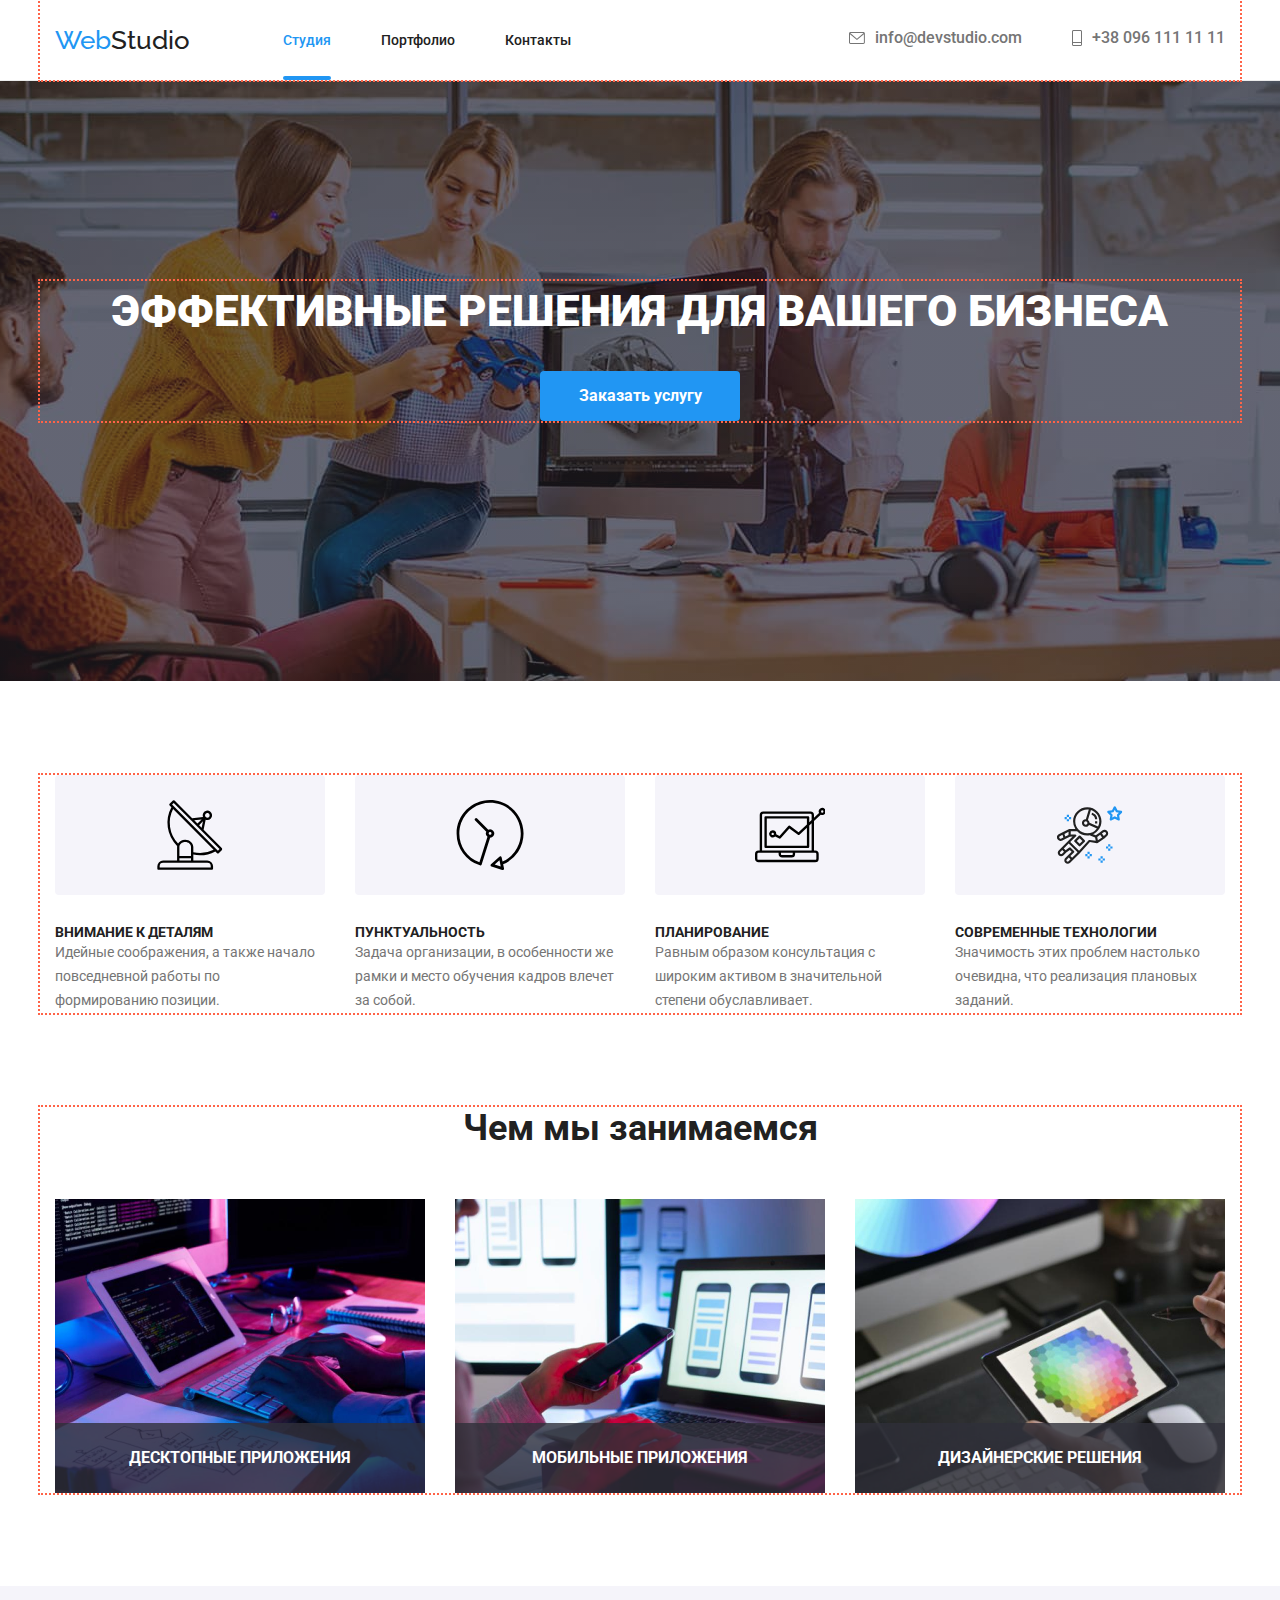
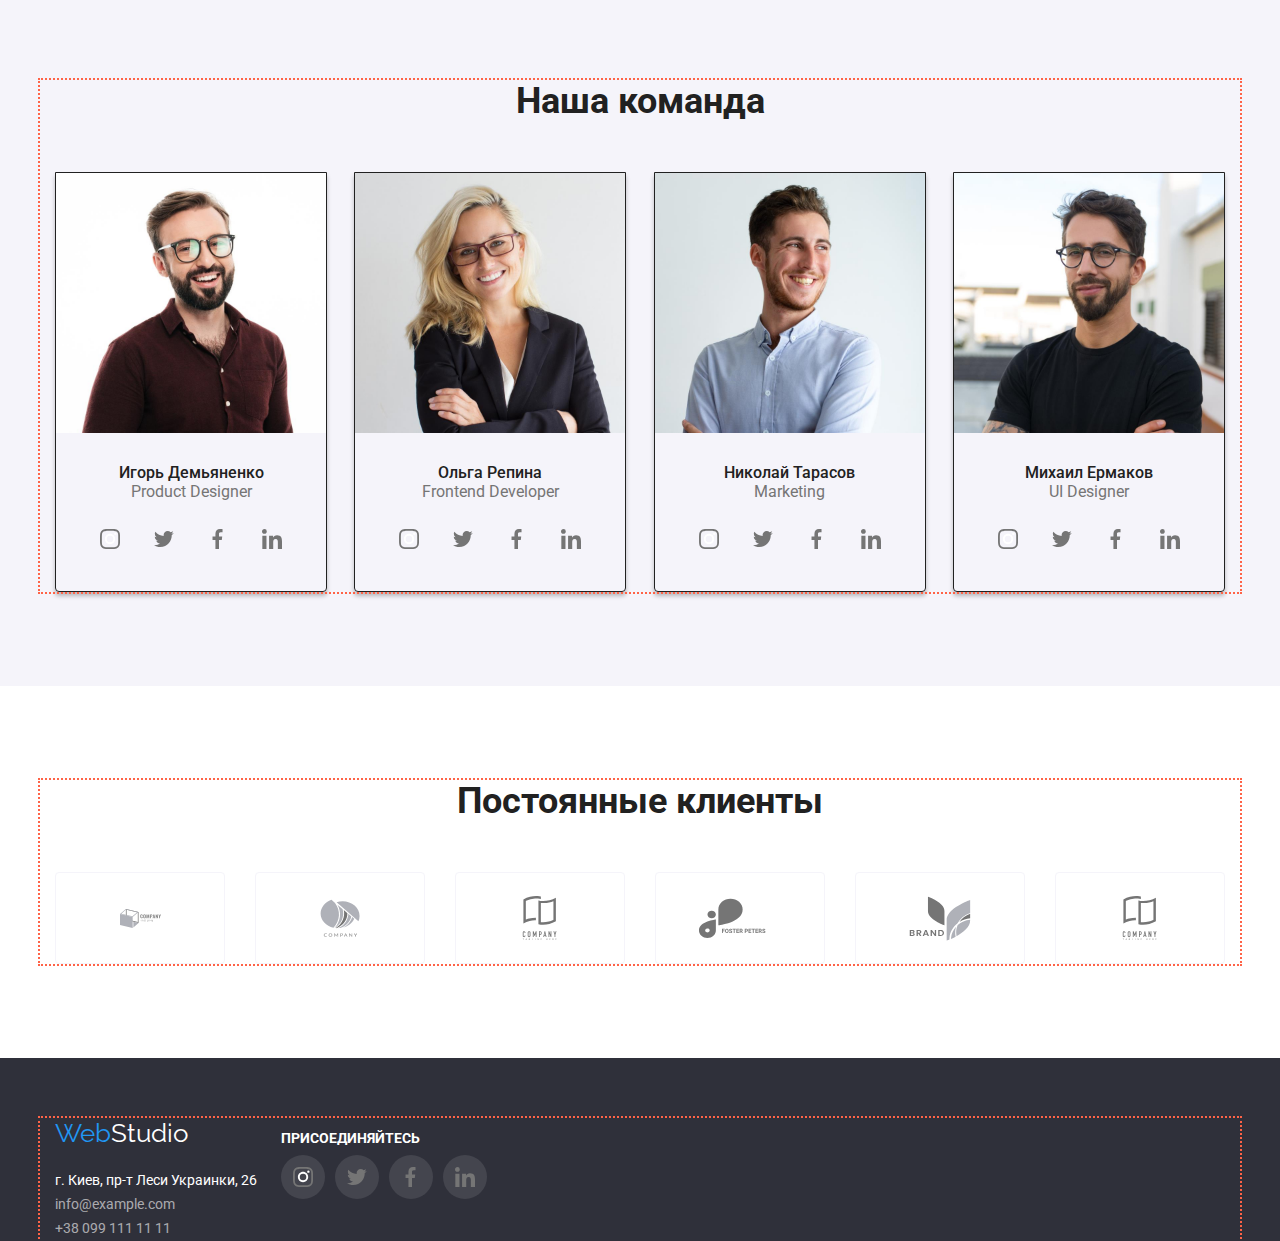
<file: index.html>
<!DOCTYPE html>
<html lang="ru">
  <head>
    <meta charset="UTF-8" />
    <meta http-equiv="X-UA-Compatible" content="IE=edge" />
    <meta name="viewport" content="width=device-width, initial-scale=1.0" />
    <link
      href="https://fonts.googleapis.com/css2?family=Raleway:wght@700&family=Roboto:wght@400;500;700;900&display=swap"
      rel="stylesheet"
    />
    <link
      rel="stylesheet"
      href="https://cdnjs.cloudflare.com/ajax/libs/modern-normalize/1.1.0/modern-normalize.min.css"
    />
    <link rel="stylesheet" href="css/styles.css" />
    <title>WebStudio</title>
  </head>
  <body>
    <header class="page-header">
      <div class="container">
        <div class="header-flexy">
          <a href="./index.html" class="logo-main">
            <span class="blue-part-logo">Web</span>Studio</a
          >
          <nav>
            <ul class="page-header-nav no-style-list">
              <li class="item">
                <a class="page-header-nav-link is-active" href="./index.html" target="_self"
                  >Студия</a
                >
              </li>
              <li class="item">
                <a class="page-header-nav-link" href="./portfolio.html" target="_self">Портфолио</a>
              </li>
              <li class="item">
                <a class="page-header-nav-link" href="#">Контакты</a>
              </li>
            </ul>
          </nav>
          <ul class="page-header-contacts no-style-list">
            <li class="item">
              <a class="page-header-contacts-mail" href="info@devstudio.com">
                <svg class="icon-envelope" width="16" height="12">
                  <use href="./images/icons.svg#icon-envelope"></use>
                </svg>
                info@devstudio.com</a
              >
            </li>
            <li class="item">
              <a class="page-header-contacts-tel" href="tel:+380961111111">
                <svg class="icon-phone" width="10" height="16">
                  <use href="./images/icons.svg#icon-phone"></use>
                </svg>
                +38 096 111 11 11</a
              >
            </li>
          </ul>
        </div>
      </div>
    </header>
    <main>
      <section class="slogan">
        <div class="container">
          <h1 class="slogan-text">Эффективные решения для вашего бизнеса</h1>
          <button class="slogan-order-btn" data-modal-open type="button">Заказать услугу</button>
        </div>
      </section>
      <section class="features-describer">
        <div class="container">
          <ul class="features-list no-style-list">
            <li class="item">
              <div class="features-describer-img">
                <svg class="icon-antenna" width="65.32" height="70">
                  <use href="./images/icons.svg#icon-antenna"></use>
                </svg>
              </div>
              <h3 class="features-describer-header">Внимание к деталям</h3>
              <p class="features-describer-text">
                Идейные соображения, а также начало повседневной работы по формированию позиции.
              </p>
            </li>
            <li class="item">
              <div class="features-describer-img">
                <svg class="icon-clock" width="70" height="70">
                  <use href="./images/icons.svg#icon-clock"></use>
                </svg>
              </div>
              <h3 class="features-describer-header">Пунктуальность</h3>
              <p class="features-describer-text">
                Задача организации, в особенности же рамки и место обучения кадров влечет за собой.
              </p>
            </li>
            <li class="item">
              <div class="features-describer-img">
                <svg class="icon-graphics" width="70" height="70">
                  <use href="./images/icons.svg#icon-graphics"></use>
                </svg>
              </div>
              <h3 class="features-describer-header">Планирование</h3>
              <p class="features-describer-text">
                Равным образом консультация с широким активом в значительной степени обуславливает.
              </p>
            </li>
            <li class="item">
              <div class="features-describer-img">
                <svg class="icon-astronaut" width="65.32" height="70">
                  <use href="./images/icons.svg#icon-astronaut"></use>
                </svg>
              </div>
              <h3 class="features-describer-header">Современные технологии</h3>
              <p class="features-describer-text">
                Значимость этих проблем настолько очевидна, что реализация плановых заданий.
              </p>
            </li>
          </ul>
        </div>
      </section>
      <section class="our-business">
        <div class="container">
          <h2 class="sub-header">Чем мы занимаемся</h2>
          <ul class="our-business-pics no-style-list">
            <li>
              <div class="relative">
                <img
                  class="our-business-pic"
                  src="images/index-img/hands-on-keyboard.jpg"
                  alt="Hands on Keyboard"
                  width="370"
                  height="294"
                />
                <div class="our-business-label">
                  <p class="our-business-label-text">Десктопные приложения</p>
                </div>
              </div>
            </li>
            <li>
              <div class="relative">
                <img
                  class="our-business-pic"
                  src="images/index-img/hands-with-phone.jpg"
                  alt="Hands with Phone"
                  width="370"
                  height="294"
                />
                <div class="our-business-label">
                  <p class="our-business-label-text">Мобильные приложения</p>
                </div>
              </div>
            </li>
            <li>
              <div class="relative">
                <img
                  class="our-business-pic"
                  src="images/index-img/hands-with-tablet.jpg"
                  alt="Hands with tablet"
                  width="370"
                  height="294"
                />
                <div class="our-business-label">
                  <p class="our-business-label-text">Дизайнерские решения</p>
                </div>
              </div>
            </li>
          </ul>
        </div>
      </section>
      <section class="our-team">
        <div class="container">
          <h2 class="sub-header">Наша команда</h2>
          <ul class="our-team-pics no-style-list">
            <li class="item">
              <img
                class="our-team-img"
                src="images/index-img/beared-guy-laughing.jpg"
                alt="Beared Guy is Laughing"
                width="270"
                height="260"
              />
              <h3 class="our-team-pic-name">Игорь Демьяненко</h3>
              <p class="our-team-pic-rank">Product Designer</p>
              <ul class="our-team-social-icons no-style-list">
                <li class="item">
                  <a class="our-team-social-icon" href="https://www.instagram.com">
                    <svg class="social-icon">
                      <use href="./images/icons.svg#icon-instagram"></use>
                    </svg>
                  </a>
                </li>
                <li class="item">
                  <a class="our-team-social-icon" href="https://www.twitter.com">
                    <svg class="social-icon">
                      <use href="./images/icons.svg#icon-twitter"></use>
                    </svg>
                  </a>
                </li>
                <li class="item">
                  <a class="our-team-social-icon" href="https://facebook.com">
                    <svg class="social-icon">
                      <use href="./images/icons.svg#icon-facebook"></use>
                    </svg>
                  </a>
                </li>
                <li class="item">
                  <a class="our-team-social-icon" href="https://www.linkedin.com">
                    <svg class="social-icon">
                      <use href="./images/icons.svg#icon-linkedin"></use>
                    </svg>
                  </a>
                </li>
              </ul>
            </li>
            <li class="item">
              <img
                class="our-team-img"
                src="images/index-img/blonde-girl-smiling.jpg"
                alt="Blonde Girl is Smiling"
                width="270"
                height="260"
              />
              <h3 class="our-team-pic-name">Ольга Репина</h3>
              <p class="our-team-pic-rank">Frontend Developer</p>
              <ul class="our-team-social-icons no-style-list">
                <li class="item">
                  <a class="our-team-social-icon" href="https://www.instagram.com">
                    <svg class="social-icon">
                      <use href="./images/icons.svg#icon-instagram"></use>
                    </svg>
                  </a>
                </li>
                <li class="item">
                  <a class="our-team-social-icon" href="https://www.twitter.com">
                    <svg class="social-icon">
                      <use href="./images/icons.svg#icon-twitter"></use>
                    </svg>
                  </a>
                </li>
                <li class="item">
                  <a class="our-team-social-icon" href="https://facebook.com">
                    <svg class="social-icon">
                      <use href="./images/icons.svg#icon-facebook"></use>
                    </svg>
                  </a>
                </li>
                <li class="item">
                  <a class="our-team-social-icon" href="https://www.linkedin.com">
                    <svg class="social-icon">
                      <use href="./images/icons.svg#icon-linkedin"></use>
                    </svg>
                  </a>
                </li>
              </ul>
            </li>
            <li class="item">
              <img
                class="our-team-img"
                src="images/index-img/young-guy-smiling.jpg"
                alt="Young Guy is Smiling"
                width="270"
                height="260"
              />
              <h3 class="our-team-pic-name">Николай Тарасов</h3>
              <p class="our-team-pic-rank">Marketing</p>
              <ul class="our-team-social-icons no-style-list">
                <li class="item">
                  <a class="our-team-social-icon" href="https://www.instagram.com">
                    <svg class="social-icon">
                      <use href="./images/icons.svg#icon-instagram"></use>
                    </svg>
                  </a>
                </li>
                <li class="item">
                  <a class="our-team-social-icon" href="https://www.twitter.com">
                    <svg class="social-icon">
                      <use href="./images/icons.svg#icon-twitter"></use>
                    </svg>
                  </a>
                </li>
                <li class="item">
                  <a class="our-team-social-icon" href="https://facebook.com">
                    <svg class="social-icon">
                      <use href="./images/icons.svg#icon-facebook"></use>
                    </svg>
                  </a>
                </li>
                <li class="item">
                  <a class="our-team-social-icon" href="https://www.linkedin.com">
                    <svg class="social-icon">
                      <use href="./images/icons.svg#icon-linkedin"></use>
                    </svg>
                  </a>
                </li>
              </ul>
            </li>
            <li class="item">
              <img
                class="our-team-img"
                src="images/index-img/guy-in-tshirt-grinning.jpg"
                alt="Guy in T-Shirt is Grinning"
                width="270"
                height="260"
              />
              <h3 class="our-team-pic-name">Михаил Ермаков</h3>
              <p class="our-team-pic-rank">UI Designer</p>
              <ul class="our-team-social-icons no-style-list">
                <li class="item">
                  <a class="our-team-social-icon" href="https://www.instagram.com">
                    <svg class="social-icon">
                      <use href="./images/icons.svg#icon-instagram"></use>
                    </svg>
                  </a>
                </li>
                <li class="item">
                  <a class="our-team-social-icon" href="https://www.twitter.com">
                    <svg class="social-icon">
                      <use href="./images/icons.svg#icon-twitter"></use>
                    </svg>
                  </a>
                </li>
                <li class="item">
                  <a class="our-team-social-icon" href="https://facebook.com">
                    <svg class="social-icon">
                      <use href="./images/icons.svg#icon-facebook"></use>
                    </svg>
                  </a>
                </li>
                <li class="item">
                  <a class="our-team-social-icon" href="https://www.linkedin.com">
                    <svg class="social-icon">
                      <use href="./images/icons.svg#icon-linkedin"></use>
                    </svg>
                  </a>
                </li>
              </ul>
            </li>
          </ul>
        </div>
      </section>
      <section class="clients">
        <div class="container">
          <h2 class="sub-header">Постоянные клиенты</h2>
          <ul class="clients-list no-style-list">
            <li class="clients-img">
              <svg class="clients-img-svg" width="41" height="46.7">
                <use href="./images/icons.svg#icon-group"></use>
              </svg>
            </li>
            <li class="clients-img">
              <svg class="clients-img-svg" width="40" height="52">
                <use href="./images/icons.svg#icon-company"></use>
              </svg>
            </li>
            <li class="clients-img">
              <svg class="clients-img-svg" width="93.8" height="43.9">
                <use href="./images/icons.svg#icon-tagline"></use>
              </svg>
            </li>
            <li class="clients-img">
              <svg class="clients-img-svg" width="84.4" height="40.6">
                <use href="./images/icons.svg#icon-foster"></use>
              </svg>
            </li>
            <li class="clients-img">
              <svg class="clients-img-svg" width="62.5" height="45.4">
                <use href="./images/icons.svg#icon-brand"></use>
              </svg>
            </li>
            <li class="clients-img">
              <svg class="clients-img-svg" width="93.8" height="43.9">
                <use href="./images/icons.svg#icon-tagline"></use>
              </svg>
            </li>
          </ul>
        </div>
      </section>
      <div class="backdrop is-hidden" data-modal>
        <div class="modal relative">
          <div class="modal-close-btn flexy" data-modal-close>
            <img class="modal-close-btn-cross" src="./images/portfolio-img/close-cross.png" alt="Closing Cross">
          </div>
        </div>
      </div>
    </main>
    <footer class="basement">
      <div class="container flexy">
        <div class="basement-logo-and-address">
          <a href="index.html" class="basement-logo logo-main">
            <span class="blue-part-logo">Web</span><span class="basement-logo">Studio</span>
          </a>
          <address class="basement-address">
            <ul class="basement-address-list no-style-list">
              <li>
                <a class="basement-phys-address" href="#">г. Киев, пр-т Леси Украинки, 26</a>
              </li>
              <li>
                <a class="basement-mail" href="info@example.com">info@example.com</a>
              </li>
              <li>
                <a class="basement-tel" href="tel:+380991111111">+38 099 111 11 11</a>
              </li>
            </ul>
          </address>
        </div>
        <div class="basement-social">
          <h2 class="basement-social-header">Присоединяйтесь</h2>
          <ul class="basement-social-icons no-style-list">
            <li class="item">
              <a class="our-team-social-icon" href="https://www.instagram.com">
                <svg class="social-icon">
                  <use href="./images/icons.svg#icon-instagram"></use>
                </svg>
              </a>
            </li>
            <li class="item">
              <a class="our-team-social-icon" href="https://www.twitter.com">
                <svg class="social-icon">
                  <use href="./images/icons.svg#icon-twitter"></use>
                </svg>
              </a>
            </li>
            <li class="item">
              <a class="our-team-social-icon" href="https://facebook.com">
                <svg class="social-icon">
                  <use href="./images/icons.svg#icon-facebook"></use>
                </svg>
              </a>
            </li>
            <li class="item">
              <a class="our-team-social-icon" href="https://www.linkedin.com">
                <svg class="social-icon">
                  <use href="./images/icons.svg#icon-linkedin"></use>
                </svg>
              </a>
            </li>
          </ul>
        </div>
      </div>
    </footer>
    <script src="./js/modal.js"></script>
  </body>
</html>
</file>
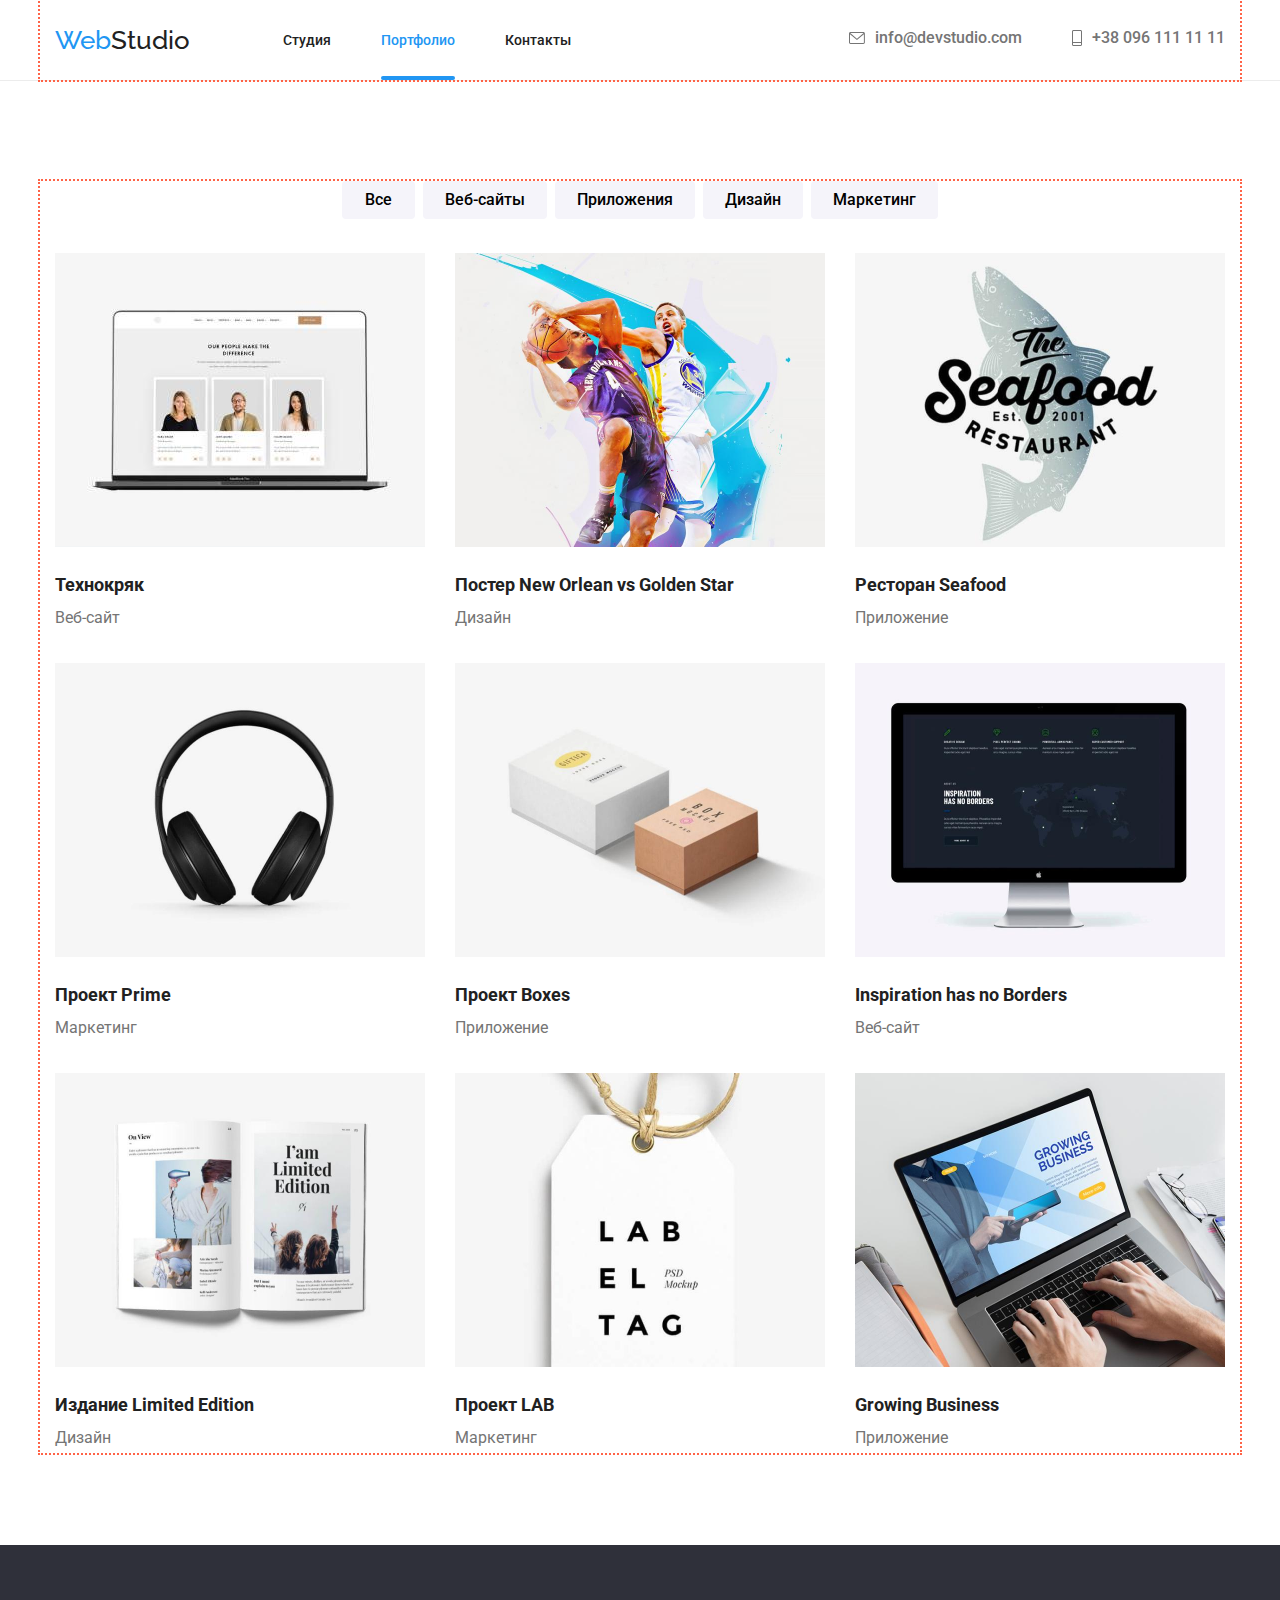
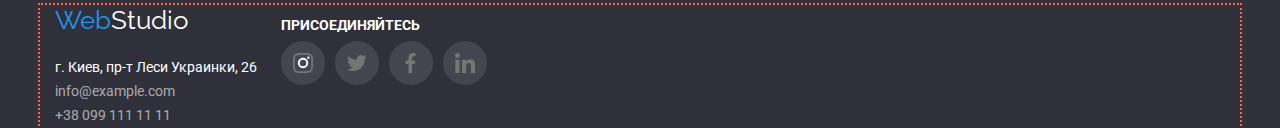
<file: portfolio.html>
<!DOCTYPE html>
<html lang="en">
  <head>
    <meta charset="UTF-8" />
    <meta http-equiv="X-UA-Compatible" content="IE=edge" />
    <meta name="viewport" content="width=device-width, initial-scale=1.0" />
    <link
      href="https://fonts.googleapis.com/css2?family=Raleway:wght@700&family=Roboto:wght@400;500;700;900&display=swap"
      rel="stylesheet"
    />
    <link
      rel="stylesheet"
      href="https://cdnjs.cloudflare.com/ajax/libs/modern-normalize/1.1.0/modern-normalize.min.css"
    />
    <link rel="stylesheet" href="css/styles.css" />
    <title>Portfolio</title>
  </head>
  <body>
    <header class="page-header">
      <div class="container">
        <div class="header-flexy">
          <a href="./index.html" class="logo-main">
            <span class="blue-part-logo">Web</span>Studio</a
          >
          <nav>
            <ul class="page-header-nav no-style-list">
              <li class="item">
                <a class="page-header-nav-link" href="./index.html" target="_self"
                  >Студия</a
                >
              </li>
              <li class="item">
                <a class="page-header-nav-link is-active" href="./portfolio.html" target="_self">Портфолио</a>
              </li>
              <li class="item">
                <a class="page-header-nav-link" href="#">Контакты</a>
              </li>
            </ul>
          </nav>
          <ul class="page-header-contacts no-style-list">
            <li class="item">
              <a class="page-header-contacts-mail" href="info@devstudio.com">
                <svg class="icon-envelope" width="16" height="12">
                  <use href="./images/icons.svg#icon-envelope"></use>
                </svg>
                info@devstudio.com</a
              >
            </li>
            <li class="item">
              <a class="page-header-contacts-tel" href="tel:+380961111111">
                <svg class="icon-phone" width="10" height="16">
                  <use href="./images/icons.svg#icon-phone"></use>
                </svg>
                +38 096 111 11 11</a
              >
            </li>
          </ul>
        </div>
      </div>
    </header>
    <main>
      <section class="portfolio-main">
        <div class="container">
          <ul class="filter-btns no-style-list">
            <li class="item">
              <button class="filter-btn" type="button">Все</button>
            </li>
            <li class="item">
              <button class="filter-btn" type="button">Веб-сайты</button>
            </li>
            <li class="item">
              <button class="filter-btn" type="button">Приложения</button>
            </li>
            <li class="item">
              <button class="filter-btn" type="button">Дизайн</button>
            </li>
            <li class="item">
              <button class="filter-btn" type="button">Маркетинг</button>
            </li>
          </ul>
          <ul class="portfolio-cards no-style-list">
            <li class="item">
              <div class="relative">
              <img
                class="portfolio-card-img"
                src="images/portfolio-img/laptop.jpg"
                alt="Laptop with people on the screen"
              />
              <div class="portfolio-card-overlay">
              <p class="portfolio-card-overlay-text">Технокряк это современная площадка распространения коронавируса. Компании используют эту платформу для цифрового шпионажа и атак на защищённые сервера конкурентов.</p>
              </div>
              </div>
              <h2 class="portfolio-card-header">Технокряк</h2>
              <p class="portfolio-card-subheader">Веб-сайт</p>
            </li>
            <li class="item">
              <img
                class="portfolio-card-img"
                src="images/portfolio-img/basketball.jpg"
                alt="Two basketball players"
              />
              <h2 class="portfolio-card-header">Постер New Orlean vs Golden Star</h2>
              <p class="portfolio-card-subheader">Дизайн</p>
            </li>
            <li class="item">
              <img
                class="portfolio-card-img"
                src="images/portfolio-img/seafood.jpg"
                alt="Fish with slogan"
              />
              <h2 class="portfolio-card-header">Ресторан Seafood</h2>
              <p class="portfolio-card-subheader">Приложение</p>
            </li>
            <li class="item">
              <img
                class="portfolio-card-img"
                src="images/portfolio-img/prime.jpg"
                alt="Black earphones"
              />
              <h2 class="portfolio-card-header">Проект Prime</h2>
              <p class="portfolio-card-subheader">Маркетинг</p>
            </li>
            <li class="item">
              <img
                class="portfolio-card-img"
                src="images/portfolio-img/boxes.jpg"
                alt="Two boxes"
              />
              <h2 class="portfolio-card-header">Проект Boxes</h2>
              <p class="portfolio-card-subheader">Приложение</p>
            </li>
            <li class="item">
              <img
                class="portfolio-card-img"
                src="images/portfolio-img/monitor.jpg"
                alt="PC monitor"
              />
              <h2 class="portfolio-card-header">Inspiration has no Borders</h2>
              <p class="portfolio-card-subheader">Веб-сайт</p>
            </li>
            <li class="item">
              <img
                class="portfolio-card-img"
                src="images/portfolio-img/book.jpg"
                alt="Opened book"
              />
              <h2 class="portfolio-card-header">Издание Limited Edition</h2>
              <p class="portfolio-card-subheader">Дизайн</p>
            </li>
            <li class="item">
              <img
                class="portfolio-card-img"
                src="images/portfolio-img/label.jpg"
                alt="White label"
              />
              <h2 class="portfolio-card-header">Проект LAB</h2>
              <p class="portfolio-card-subheader">Маркетинг</p>
            </li>
            <li class="item">
              <img
                class="portfolio-card-img"
                src="images/portfolio-img/business.jpg"
                alt="Hands on laptop"
              />
              <h2 class="portfolio-card-header">Growing Business</h2>
              <p class="portfolio-card-subheader">Приложение</p>
            </li>
          </ul>
        </div>
      </section>
    </main>
        <footer class="basement">
      <div class="container flexy">
        <div class="basement-logo-and-address">
          <a href="index.html" class="basement-logo logo-main">
            <span class="blue-part-logo">Web</span><span class="basement-logo">Studio</span>
          </a>
          <address class="basement-address">
            <ul class="basement-address-list no-style-list">
              <li>
                <a class="basement-phys-address" href="#">г. Киев, пр-т Леси Украинки, 26</a>
              </li>
              <li>
                <a class="basement-mail" href="info@example.com">info@example.com</a>
              </li>
              <li>
                <a class="basement-tel" href="tel:+380991111111">+38 099 111 11 11</a>
              </li>
            </ul>
          </address>
        </div>
        <div class="basement-social">
          <h2 class="basement-social-header">Присоединяйтесь</h2>
          <ul class="basement-social-icons no-style-list">
            <li class="item">
              <a class="our-team-social-icon" href="https://www.instagram.com">
                <svg class="social-icon">
                  <use href="./images/icons.svg#icon-instagram"></use>
                </svg>
              </a>
            </li>
            <li class="item">
              <a class="our-team-social-icon" href="https://www.twitter.com">
                <svg class="social-icon">
                  <use href="./images/icons.svg#icon-twitter"></use>
                </svg>
              </a>
            </li>
            <li class="item">
              <a class="our-team-social-icon" href="https://facebook.com">
                <svg class="social-icon">
                  <use href="./images/icons.svg#icon-facebook"></use>
                </svg>
              </a>
            </li>
            <li class="item">
              <a class="our-team-social-icon" href="https://www.linkedin.com">
                <svg class="social-icon">
                  <use href="./images/icons.svg#icon-linkedin"></use>
                </svg>
              </a>
            </li>
          </ul>
        </div>
      </div>
    </footer>
  </body>
</html>
</file>
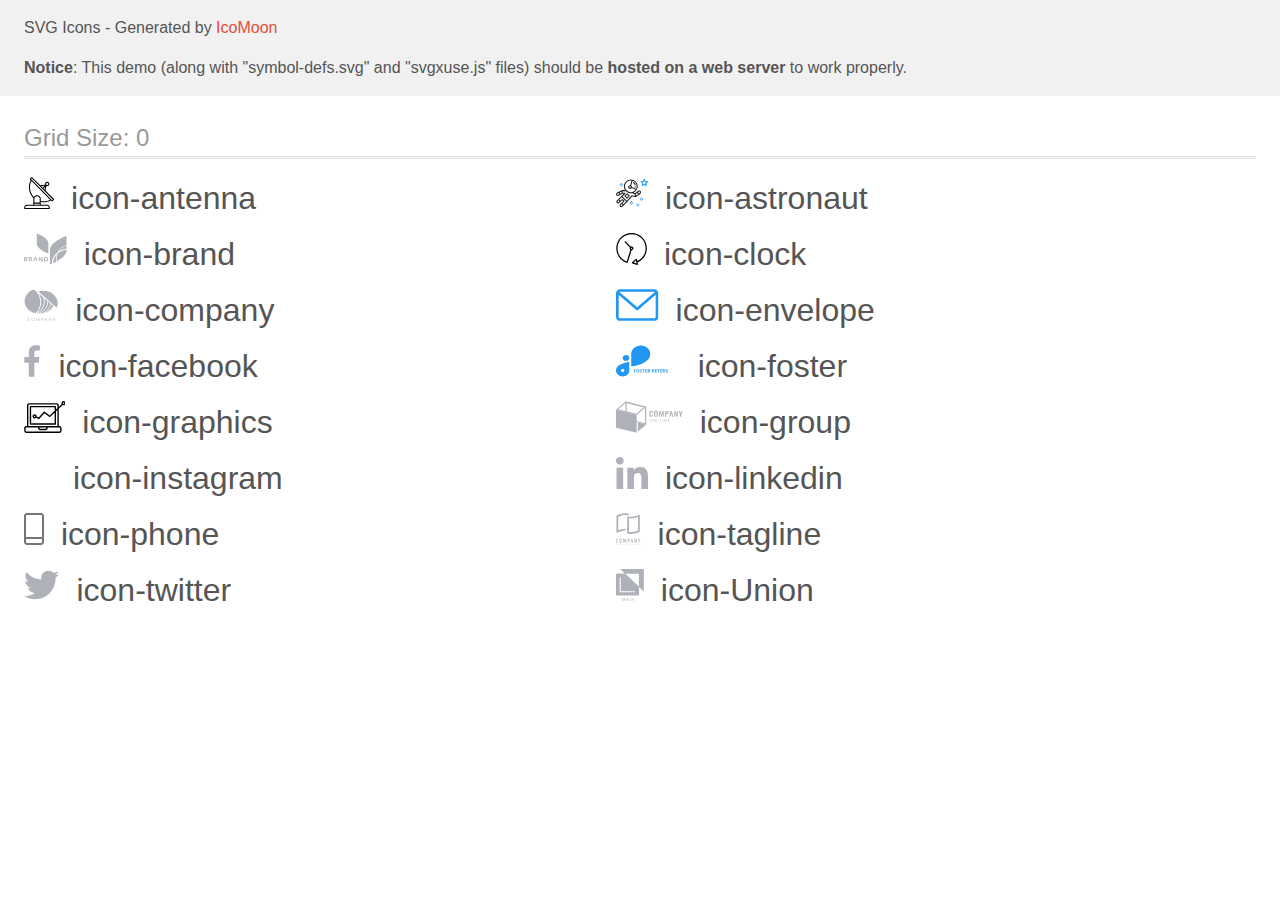
<file: svgs/icomoon/demo-external-svg.html>
<!doctype html>
<html>
<head>
    <title>IcoMoon - SVG Icons</title>
    <meta charset="utf-8">
    <meta name="viewport" content="width=device-width, initial-scale=1">
    <link rel="stylesheet" href="demo-files/demo.css">
    <link rel="stylesheet" href="style.css">
</head>
<body>
<header class="bgc1 clearfix">
<div class="mhl">
    <p>SVG Icons - Generated by <a href="https://icomoon.io/app">IcoMoon</a></p><p><strong>Notice</strong>: This demo (along with "symbol-defs.svg" and "svgxuse.js" files) should be <b>hosted on a web server</b> to work properly.</p>
</div>
</header>
    <div class="clearfix mhl ptl">
        <h1 class="mvm mtn fgc1">Grid Size: 0</h1>
        <div class="glyph fs1">
            <div class="clearfix pbs">
                <svg class="icon icon-antenna"><use xlink:href="symbol-defs.svg#icon-antenna"></use></svg><span class="name"> icon-antenna</span>
            </div>
        </div>
        <div class="glyph fs1">
            <div class="clearfix pbs">
                <svg class="icon icon-astronaut"><use xlink:href="symbol-defs.svg#icon-astronaut"></use></svg><span class="name"> icon-astronaut</span>
            </div>
        </div>
        <div class="glyph fs1">
            <div class="clearfix pbs">
                <svg class="icon icon-brand"><use xlink:href="symbol-defs.svg#icon-brand"></use></svg><span class="name"> icon-brand</span>
            </div>
        </div>
        <div class="glyph fs1">
            <div class="clearfix pbs">
                <svg class="icon icon-clock"><use xlink:href="symbol-defs.svg#icon-clock"></use></svg><span class="name"> icon-clock</span>
            </div>
        </div>
        <div class="glyph fs1">
            <div class="clearfix pbs">
                <svg class="icon icon-company"><use xlink:href="symbol-defs.svg#icon-company"></use></svg><span class="name"> icon-company</span>
            </div>
        </div>
        <div class="glyph fs1">
            <div class="clearfix pbs">
                <svg class="icon icon-envelope"><use xlink:href="symbol-defs.svg#icon-envelope"></use></svg><span class="name"> icon-envelope</span>
            </div>
        </div>
        <div class="glyph fs1">
            <div class="clearfix pbs">
                <svg class="icon icon-facebook"><use xlink:href="symbol-defs.svg#icon-facebook"></use></svg><span class="name"> icon-facebook</span>
            </div>
        </div>
        <div class="glyph fs1">
            <div class="clearfix pbs">
                <svg class="icon icon-foster"><use xlink:href="symbol-defs.svg#icon-foster"></use></svg><span class="name"> icon-foster</span>
            </div>
        </div>
        <div class="glyph fs1">
            <div class="clearfix pbs">
                <svg class="icon icon-graphics"><use xlink:href="symbol-defs.svg#icon-graphics"></use></svg><span class="name"> icon-graphics</span>
            </div>
        </div>
        <div class="glyph fs1">
            <div class="clearfix pbs">
                <svg class="icon icon-group"><use xlink:href="symbol-defs.svg#icon-group"></use></svg><span class="name"> icon-group</span>
            </div>
        </div>
        <div class="glyph fs1">
            <div class="clearfix pbs">
                <svg class="icon icon-instagram"><use xlink:href="symbol-defs.svg#icon-instagram"></use></svg><span class="name"> icon-instagram</span>
            </div>
        </div>
        <div class="glyph fs1">
            <div class="clearfix pbs">
                <svg class="icon icon-linkedin"><use xlink:href="symbol-defs.svg#icon-linkedin"></use></svg><span class="name"> icon-linkedin</span>
            </div>
        </div>
        <div class="glyph fs1">
            <div class="clearfix pbs">
                <svg class="icon icon-phone"><use xlink:href="symbol-defs.svg#icon-phone"></use></svg><span class="name"> icon-phone</span>
            </div>
        </div>
        <div class="glyph fs1">
            <div class="clearfix pbs">
                <svg class="icon icon-tagline"><use xlink:href="symbol-defs.svg#icon-tagline"></use></svg><span class="name"> icon-tagline</span>
            </div>
        </div>
        <div class="glyph fs1">
            <div class="clearfix pbs">
                <svg class="icon icon-twitter"><use xlink:href="symbol-defs.svg#icon-twitter"></use></svg><span class="name"> icon-twitter</span>
            </div>
        </div>
        <div class="glyph fs1">
            <div class="clearfix pbs">
                <svg class="icon icon-Union"><use xlink:href="symbol-defs.svg#icon-Union"></use></svg><span class="name"> icon-Union</span>
            </div>
        </div>
  </div>
<script defer src="svgxuse.js"></script>
</body>
</html>
</file>
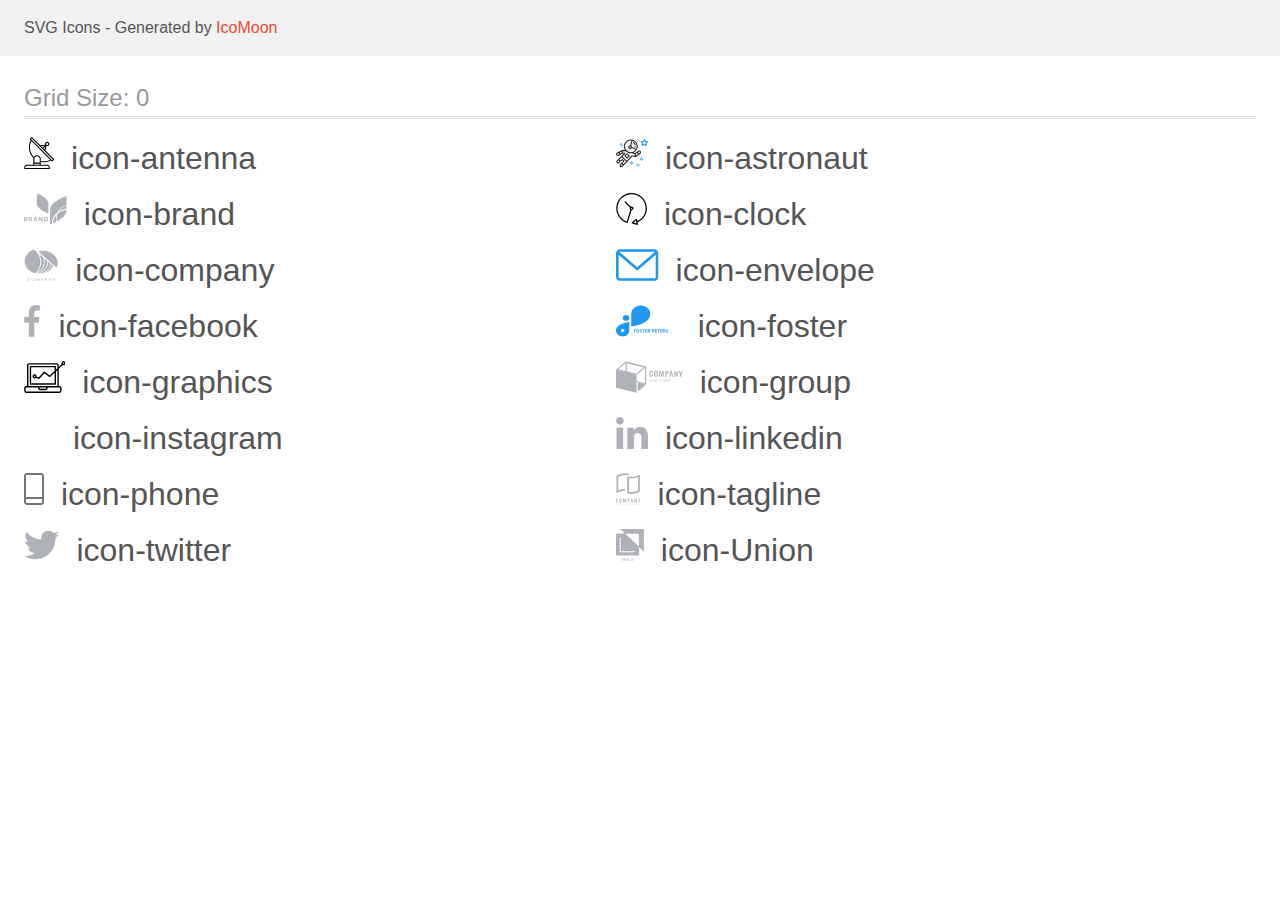
<file: svgs/icomoon/demo.html>
<!doctype html>
<html>
<head>
    <title>IcoMoon - SVG Icons</title>
    <meta charset="utf-8">
    <meta name="viewport" content="width=device-width, initial-scale=1">
    <link rel="stylesheet" href="demo-files/demo.css">
    <link rel="stylesheet" href="style.css">
</head>
<body>
<svg aria-hidden="true" style="position: absolute; width: 0; height: 0; overflow: hidden;" version="1.1" xmlns="http://www.w3.org/2000/svg" xmlns:xlink="http://www.w3.org/1999/xlink">
<defs>
<symbol id="icon-antenna" viewBox="0 0 30 32">
<path d="M29.859 22.098l-8.443-8.505 0.937-4.615c0.242 0.094 0.499 0.144 0.758 0.146h0.006c1.192 0.014 2.17-0.941 2.184-2.133s-0.941-2.17-2.133-2.184c-1.192-0.014-2.17 0.941-2.184 2.133-0.003 0.255 0.039 0.509 0.125 0.749l-4.96 0.605-8.091-8.133c-0.099-0.101-0.235-0.159-0.377-0.16-0.14 0.001-0.274 0.056-0.373 0.155l-1.513 1.504c-0.208 0.208-0.208 0.546 0 0.754l0.814 0.826c-3.153 5.798-2.129 12.978 2.519 17.663 0.043 0.041 0.092 0.074 0.146 0.098-0.034 0.18-0.051 0.364-0.052 0.547v6.187h-6.4c-1.472 0.002-2.665 1.195-2.667 2.667v1.067c0 0.295 0.239 0.533 0.533 0.533h24.533c0.295 0 0.533-0.239 0.533-0.533v-1.067c-0.002-1.472-1.195-2.665-2.667-2.667h-6.4v-2.742c1.003 0.21 2.024 0.317 3.049 0.32 2.458-0.003 4.877-0.615 7.040-1.783l0.818 0.823c0.099 0.101 0.235 0.159 0.377 0.16 0.14-0.001 0.274-0.056 0.373-0.155l1.513-1.504c0.208-0.208 0.208-0.546 0-0.754zM22.366 6.233c0.418-0.415 1.093-0.414 1.508 0.004s0.414 1.093-0.004 1.508c-0.2 0.199-0.47 0.31-0.752 0.31h-0.003c-0.589-0.003-1.064-0.483-1.061-1.072 0.002-0.282 0.115-0.552 0.314-0.751h-0.002zM21.11 9.738l-0.598 2.946-1.175-1.182 1.774-1.763zM20.504 8.836l-1.92 1.909-1.485-1.493 3.405-0.415zM23.090 28.8c0.884 0 1.6 0.716 1.6 1.6v0.533h-23.467v-0.533c0-0.884 0.716-1.6 1.6-1.6h20.267zM15.623 26.667v1.067h-5.333v-1.067h5.333zM10.29 25.6v-4.053c0-1.294 1.196-2.347 2.667-2.347s2.667 1.053 2.667 2.347v4.053h-5.333zM16.69 23.904v-2.357c0-1.882-1.675-3.413-3.733-3.413-1.331-0.020-2.576 0.657-3.281 1.786-4.058-4.274-4.971-10.645-2.279-15.887l18.602 18.708c-2.872 1.461-6.165 1.873-9.309 1.163zM27.979 23.22l-21.057-21.181 0.755-0.752 7.935 7.98c0.004 0 0.006 0.007 0.010 0.010l13.115 13.191-0.757 0.752z"></path>
</symbol>
<symbol id="icon-astronaut" viewBox="0 0 32 32">
<path fill="#2196f3" style="fill: var(--color1, #2196f3)" d="M31.974 4.524c-0.063-0.193-0.229-0.333-0.43-0.363l-1.91-0.278-0.855-1.731c-0.179-0.365-0.777-0.365-0.956 0l-0.855 1.731-1.91 0.278c-0.201 0.029-0.367 0.17-0.431 0.363-0.062 0.193-0.011 0.405 0.135 0.547l1.383 1.348-0.326 1.903c-0.034 0.2 0.048 0.402 0.212 0.522 0.166 0.121 0.382 0.135 0.562 0.040l1.709-0.899 1.709 0.899c0.078 0.041 0.164 0.061 0.249 0.061 0.11 0 0.221-0.034 0.314-0.102 0.164-0.119 0.246-0.322 0.212-0.522l-0.326-1.903 1.383-1.348c0.145-0.142 0.197-0.354 0.135-0.547zM29.511 5.851c-0.125 0.122-0.183 0.299-0.153 0.472l0.191 1.114-1-0.526c-0.078-0.041-0.163-0.061-0.249-0.061s-0.17 0.020-0.249 0.061l-1.001 0.526 0.191-1.114c0.030-0.173-0.028-0.349-0.153-0.472l-0.81-0.789 1.119-0.163c0.174-0.025 0.324-0.134 0.402-0.292l0.5-1.013 0.5 1.013c0.078 0.157 0.228 0.267 0.402 0.292l1.119 0.163-0.809 0.789z"></path>
<path fill="#2196f3" style="fill: var(--color1, #2196f3)" d="M26.134 20.522h-1.067v1.067h1.067v-1.067z"></path>
<path fill="#2196f3" style="fill: var(--color1, #2196f3)" d="M26.134 22.656h-1.067v1.067h1.067v-1.067z"></path>
<path fill="#2196f3" style="fill: var(--color1, #2196f3)" d="M27.2 21.589h-1.067v1.067h1.067v-1.067z"></path>
<path fill="#2196f3" style="fill: var(--color1, #2196f3)" d="M25.067 21.589h-1.067v1.067h1.067v-1.067z"></path>
<path fill="#2196f3" style="fill: var(--color1, #2196f3)" d="M22.4 26.389h-1.067v1.067h1.067v-1.067z"></path>
<path fill="#2196f3" style="fill: var(--color1, #2196f3)" d="M22.4 28.522h-1.067v1.067h1.067v-1.067z"></path>
<path fill="#2196f3" style="fill: var(--color1, #2196f3)" d="M23.467 27.456h-1.067v1.067h1.067v-1.067z"></path>
<path fill="#2196f3" style="fill: var(--color1, #2196f3)" d="M21.333 27.456h-1.067v1.067h1.067v-1.067z"></path>
<path fill="#2196f3" style="fill: var(--color1, #2196f3)" d="M16 24.256h-1.067v1.067h1.067v-1.067z"></path>
<path fill="#2196f3" style="fill: var(--color1, #2196f3)" d="M16 26.389h-1.067v1.067h1.067v-1.067z"></path>
<path fill="#2196f3" style="fill: var(--color1, #2196f3)" d="M17.067 25.322h-1.067v1.067h1.067v-1.067z"></path>
<path fill="#2196f3" style="fill: var(--color1, #2196f3)" d="M14.933 25.322h-1.067v1.067h1.067v-1.067z"></path>
<path fill="#2196f3" style="fill: var(--color1, #2196f3)" d="M5.867 6.122h-1.067v1.067h1.067v-1.067z"></path>
<path fill="#2196f3" style="fill: var(--color1, #2196f3)" d="M5.867 8.255h-1.067v1.067h1.067v-1.067z"></path>
<path fill="#2196f3" style="fill: var(--color1, #2196f3)" d="M6.933 7.189h-1.067v1.067h1.067v-1.067z"></path>
<path fill="#2196f3" style="fill: var(--color1, #2196f3)" d="M4.8 7.189h-1.067v1.067h1.067v-1.067z"></path>
<path fill="#212121" style="fill: var(--color2, #212121)" d="M24.715 14.159c-0.287-0.388-0.709-0.637-1.188-0.705-0.481-0.068-0.956 0.058-1.34 0.352l-1.252 0.96-1.898 1.417-1.358-0.541c2.421-1.086 4.114-3.508 4.114-6.32 0-3.823-3.123-6.933-6.961-6.933s-6.961 3.11-6.961 6.933c0 1.386 0.414 2.674 1.12 3.758l-2.764-0.024c-0.002 0-0.003 0-0.005 0-0.009 0-0.015 0.004-0.023 0.005-0.053 0.002-0.105 0.013-0.155 0.031-0.013 0.005-0.026 0.008-0.038 0.013-0.006 0.003-0.013 0.003-0.019 0.006l-3.233 1.596c-0.001 0-0.001 0-0.001 0.001l-1.893 0.911c-0.021 0.009-0.042 0.021-0.063 0.035-0.755 0.502-1.012 1.489-0.598 2.295 0.22 0.429 0.595 0.745 1.056 0.889 0.178 0.055 0.359 0.083 0.539 0.083 0.29 0 0.577-0.071 0.839-0.211l1.388-0.738 2.264-1.169 1.357-0.008-5.442 5.416c-0.001 0.001-0.001 0.001-0.002 0.001l-1.339 1.333c-0.316 0.315-0.49 0.732-0.49 1.178s0.174 0.863 0.49 1.179c0.325 0.323 0.752 0.485 1.179 0.485s0.854-0.162 1.18-0.485l1.314-1.309 1.741-1.3 0.901 0.897-1.762 1.754c-0 0.001-0.001 0.001-0.002 0.001l-1.339 1.333c-0.316 0.315-0.49 0.732-0.49 1.178s0.174 0.863 0.49 1.179c0.325 0.323 0.753 0.485 1.18 0.485s0.855-0.162 1.18-0.485l3.482-3.467c0.001-0.001 0.001-0.001 0.001-0.002l1.010-1-0.004-0.004c0.006-0.006 0.015-0.009 0.022-0.015l5.166-5.658 3.471 0.494c0.025 0.004 0.050 0.005 0.075 0.005 0.065 0 0.127-0.015 0.187-0.038 0.018-0.006 0.033-0.015 0.050-0.023 0.019-0.010 0.039-0.015 0.058-0.027l3.213-2.133c0.012-0.008 0.018-0.021 0.029-0.029 0.013-0.010 0.029-0.014 0.041-0.026l1.271-1.191c0.662-0.62 0.753-1.635 0.212-2.362zM2.13 17.77c-0.173 0.093-0.37 0.111-0.558 0.052-0.187-0.058-0.338-0.186-0.427-0.358-0.161-0.314-0.068-0.695 0.214-0.902l1.314-0.632 0.449 1.312-0.992 0.528zM5.628 15.942l-1.548 0.8-0.439-1.283 2.027-1.001-0.040 1.484zM20.727 9.322c0 0.918-0.219 1.785-0.599 2.559l-4.181-1.899c-0.044-0.573-0.341-1.075-0.788-1.388l1.464-4.86c2.378 0.756 4.105 2.974 4.105 5.588zM8.938 9.322c0-3.235 2.644-5.867 5.894-5.867 0.253 0 0.5 0.021 0.745 0.052l-1.432 4.754c-0.019-0.001-0.037-0.006-0.057-0.006-1.033 0-1.873 0.837-1.873 1.867s0.84 1.867 1.873 1.867c0.694 0 1.294-0.383 1.618-0.945l3.862 1.755c-1.075 1.446-2.795 2.39-4.737 2.39-3.25 0-5.894-2.632-5.894-5.867zM14.894 10.122c0 0.441-0.362 0.8-0.806 0.8s-0.806-0.359-0.806-0.8c0-0.441 0.362-0.8 0.806-0.8s0.806 0.359 0.806 0.8zM2.465 25.146c-0.236 0.234-0.619 0.234-0.854 0.001-0.114-0.114-0.176-0.263-0.176-0.423s0.062-0.309 0.176-0.421l0.962-0.958 0.851 0.848-0.959 0.955zM5.679 28.88c-0.236 0.234-0.619 0.235-0.855 0.001-0.114-0.114-0.176-0.263-0.176-0.423s0.062-0.309 0.176-0.421l0.963-0.959 0.852 0.848-0.96 0.955zM9.16 25.411c-0.001 0-0.001 0-0.002 0.001l-1.765 1.76-0.852-0.848 1.763-1.755c0 0 0 0 0-0s0.001-0.001 0.002-0.001c0.040-0.040 0.065-0.088 0.090-0.135 0.007-0.014 0.020-0.026 0.026-0.040 0.017-0.041 0.019-0.085 0.026-0.129 0.003-0.025 0.014-0.047 0.014-0.073 0-0.036-0.013-0.070-0.020-0.106-0.006-0.032-0.006-0.065-0.019-0.095-0.020-0.050-0.055-0.094-0.091-0.138-0.010-0.012-0.014-0.027-0.025-0.038 0 0 0 0-0.001 0s-0.001-0.002-0.001-0.002l-1.607-1.6c-0.017-0.017-0.039-0.024-0.058-0.038-0.028-0.022-0.055-0.042-0.087-0.058-0.030-0.015-0.061-0.024-0.093-0.033-0.034-0.010-0.067-0.017-0.103-0.020-0.033-0.002-0.063 0.001-0.095 0.005-0.036 0.004-0.069 0.009-0.104 0.020-0.034 0.011-0.063 0.027-0.094 0.045-0.020 0.011-0.042 0.015-0.061 0.029l-1.773 1.324-0.901-0.897 2.399-2.386 4.361 4.289-0.928 0.919zM15.979 18.394c-0.015-0.002-0.030 0.004-0.045 0.003-0.039-0.002-0.076 0.001-0.115 0.007-0.030 0.005-0.059 0.011-0.088 0.021-0.034 0.012-0.065 0.028-0.097 0.047-0.030 0.018-0.057 0.037-0.083 0.061-0.013 0.011-0.028 0.017-0.040 0.029l-4.698 5.146-4.328-4.257 2.833-2.818c0.209-0.208 0.21-0.546 0.002-0.755-0.105-0.105-0.243-0.157-0.381-0.156v-0.001l-2.219 0.013 0.028-1.607 3.104 0.027c1.265 1.294 3.029 2.101 4.981 2.101 0.437 0 0.864-0.045 1.279-0.123 0.040 0.032 0.079 0.065 0.13 0.085l2.41 0.96 0.331 1.644-3.003-0.427zM20.020 18.572l-0.313-1.558 1.446-1.080 0.947 1.257-2.080 1.381zM23.774 15.741l-0.838 0.785-0.931-1.236 0.831-0.637c0.155-0.119 0.351-0.168 0.543-0.143 0.193 0.027 0.364 0.128 0.48 0.284 0.217 0.292 0.18 0.699-0.085 0.947z"></path>
<path fill="#212121" style="fill: var(--color2, #212121)" d="M13.602 18.544l-2.143-2.133c-0.207-0.207-0.545-0.207-0.753 0l-2.142 2.133c-0.1 0.101-0.157 0.236-0.157 0.378s0.056 0.278 0.157 0.378l2.142 2.133c0.104 0.103 0.241 0.155 0.377 0.155s0.273-0.052 0.376-0.155l2.143-2.133c0.1-0.1 0.157-0.236 0.157-0.378s-0.057-0.278-0.157-0.378zM11.083 20.303l-1.387-1.381 1.387-1.381 1.387 1.381-1.387 1.381z"></path>
<path fill="#212121" style="fill: var(--color2, #212121)" d="M17.164 5.071l-0.258 1.036c0.071 0.018 1.738 0.452 1.738 2.149h1.067c-0-2.017-1.666-2.965-2.547-3.185z"></path>
<path fill="#212121" style="fill: var(--color2, #212121)" d="M19.711 9.322h-1.067v1.067h1.067v-1.067z"></path>
</symbol>
<symbol id="icon-brand" viewBox="0 0 43 32">
<path fill="#afb1b8" style="fill: var(--color3, #afb1b8)" d="M3.239 26.373c0.166 0.188 0.254 0.424 0.25 0.665 0.008 0.158-0.022 0.315-0.089 0.46s-0.169 0.275-0.298 0.38c-0.322 0.223-0.722 0.332-1.125 0.307h-1.977v-4.215h1.937c0.382-0.023 0.761 0.076 1.073 0.28 0.125 0.096 0.224 0.217 0.289 0.354s0.095 0.286 0.086 0.435c0.011 0.233-0.068 0.461-0.225 0.645-0.15 0.168-0.358 0.284-0.589 0.329 0.262 0.044 0.499 0.172 0.668 0.36zM0.92 25.737h0.828c0.188 0.013 0.375-0.037 0.526-0.14 0.062-0.052 0.111-0.116 0.141-0.187s0.043-0.148 0.036-0.225c0.006-0.076-0.007-0.153-0.037-0.224s-0.078-0.135-0.138-0.188c-0.156-0.106-0.349-0.156-0.542-0.142h-0.814v1.106zM2.355 27.353c0.066-0.053 0.119-0.119 0.153-0.193s0.049-0.155 0.043-0.235c0.005-0.081-0.010-0.163-0.045-0.238s-0.088-0.142-0.155-0.195c-0.162-0.11-0.361-0.164-0.562-0.152h-0.868v1.159h0.879c0.198 0.011 0.394-0.041 0.556-0.146z"></path>
<path fill="#afb1b8" style="fill: var(--color3, #afb1b8)" d="M7.197 28.185l-1.077-1.647h-0.405v1.647h-0.927v-4.215h1.754c0.442-0.028 0.879 0.1 1.221 0.358 0.245 0.229 0.393 0.53 0.417 0.85s-0.078 0.637-0.287 0.894c-0.216 0.227-0.512 0.378-0.837 0.428l1.147 1.684h-1.008zM5.715 25.963h0.758c0.526 0 0.789-0.213 0.789-0.638 0.005-0.087-0.009-0.174-0.042-0.255s-0.085-0.156-0.151-0.218c-0.166-0.127-0.38-0.188-0.596-0.171h-0.767l0.009 1.283z"></path>
<path fill="#afb1b8" style="fill: var(--color3, #afb1b8)" d="M12.262 27.337h-1.847l-0.326 0.848h-0.972l1.696-4.168h1.050l1.689 4.168h-0.972l-0.319-0.848zM12.015 26.698l-0.675-1.779-0.675 1.779h1.349z"></path>
<path fill="#afb1b8" style="fill: var(--color3, #afb1b8)" d="M18.602 28.185h-0.92l-2.062-2.867v2.867h-0.918v-4.215h0.918l2.062 2.883v-2.883h0.92v4.215z"></path>
<path fill="#afb1b8" style="fill: var(--color3, #afb1b8)" d="M23.852 27.176c-0.19 0.318-0.48 0.577-0.832 0.743-0.4 0.185-0.845 0.276-1.293 0.266h-1.637v-4.215h1.637c0.448-0.011 0.891 0.078 1.293 0.259 0.352 0.163 0.642 0.419 0.832 0.735 0.189 0.343 0.288 0.722 0.288 1.106s-0.099 0.763-0.288 1.106zM22.799 27.075c0.263-0.28 0.407-0.637 0.407-1.006s-0.144-0.726-0.407-1.006c-0.317-0.254-0.731-0.382-1.152-0.358h-0.639v2.729h0.639c0.42 0.024 0.834-0.105 1.152-0.358z"></path>
<path fill="#afb1b8" style="fill: var(--color3, #afb1b8)" d="M12.838 0.522c0 0 11.873 4.104 11.621 10.043v10.045c0 0-11.864-4.106-11.617-10.045l-0.005-10.043z"></path>
<path fill="#afb1b8" style="fill: var(--color3, #afb1b8)" d="M35.037 18.259c2.242-1.413 4.836-2.288 7.544-2.545v-3.145c-3.12 1.101-5.766 3.097-7.544 5.69z"></path>
<path fill="#afb1b8" style="fill: var(--color3, #afb1b8)" d="M33.69 19.206c1.835-3.384 5.017-5.995 8.891-7.296v-9.061c0 0-16.909 5.846-16.551 14.304v14.302c0 0 0.753-0.262 1.939-0.752 0-0.457 0-0.918 0.054-1.382 0.35-3.926 2.389-7.565 5.668-10.115z"></path>
<path fill="#afb1b8" style="fill: var(--color3, #afb1b8)" d="M32.081 24.52c0.089-0.992 0.287-1.973 0.592-2.928-2.042 2.203-3.278 4.936-3.536 7.815-0.025 0.272-0.038 0.544-0.045 0.824 0.96-0.422 2.078-0.949 3.252-1.569-0.3-1.362-0.388-2.756-0.263-4.141z"></path>
<path fill="#afb1b8" style="fill: var(--color3, #afb1b8)" d="M32.754 24.571c-0.113 1.253-0.042 2.514 0.209 3.75 4.62-2.531 9.811-6.442 9.611-11.168v-0.412c-3.301 0.338-6.389 1.659-8.79 3.76-0.562 1.302-0.909 2.674-1.030 4.069z"></path>
</symbol>
<symbol id="icon-clock" viewBox="0 0 31 32">
<path d="M30.84 15.301c-0.002-8.452-6.855-15.303-15.308-15.301s-15.303 6.855-15.301 15.308c0.001 6.658 4.307 12.551 10.649 14.576 0.061 0.019 0.124 0.029 0.187 0.029 0.121-0 0.239-0.032 0.342-0.094 0.135-0.080 0.236-0.207 0.283-0.356l3.865-12.25c1.057-0.005 1.909-0.866 1.903-1.923s-0.866-1.909-1.923-1.903c-0.284 0.001-0.565 0.067-0.82 0.191l-5.106-5.107c-0.253-0.245-0.657-0.238-0.902 0.016-0.239 0.247-0.239 0.639 0 0.886l5.103 5.109c-0.392 0.799-0.168 1.764 0.536 2.309l-3.683 11.673c-7.278-2.681-11.004-10.754-8.323-18.032s10.754-11.004 18.032-8.323 11.004 10.754 8.323 18.032c-1.31 3.556-4.001 6.431-7.462 7.973l-0.398-1.874c-0.073-0.344-0.411-0.565-0.756-0.492-0.109 0.023-0.209 0.074-0.292 0.148l-3.837 3.426c-0.263 0.234-0.287 0.637-0.052 0.9 0.076 0.085 0.174 0.149 0.283 0.184l4.899 1.563c0.335 0.108 0.694-0.077 0.802-0.412 0.034-0.106 0.040-0.219 0.017-0.328l-0.391-1.839c5.664-2.388 9.342-7.942 9.329-14.089zM15.535 14.664c0.352 0 0.638 0.286 0.638 0.638s-0.286 0.638-0.638 0.638c-0.352 0-0.638-0.285-0.638-0.638s0.285-0.638 0.638-0.638zM17.635 29.528l2.184-1.948 0.603 2.84-2.787-0.892z"></path>
</symbol>
<symbol id="icon-company" viewBox="0 0 34 32">
<path fill="#afb1b8" style="fill: var(--color3, #afb1b8)" d="M5.643 31.315c0.012 0 0.024 0.003 0.035 0.007s0.021 0.011 0.029 0.018l0.166 0.159c-0.129 0.129-0.288 0.231-0.467 0.302-0.21 0.076-0.435 0.113-0.663 0.108-0.213 0.004-0.426-0.031-0.623-0.101-0.178-0.065-0.338-0.162-0.469-0.285-0.134-0.128-0.237-0.278-0.303-0.44-0.073-0.182-0.108-0.373-0.106-0.565-0.003-0.193 0.036-0.386 0.114-0.567 0.073-0.164 0.182-0.314 0.322-0.44 0.142-0.124 0.312-0.222 0.499-0.287 0.205-0.069 0.422-0.103 0.642-0.101 0.204-0.004 0.407 0.027 0.596 0.092 0.165 0.062 0.316 0.148 0.447 0.255l-0.139 0.17c-0.010 0.012-0.022 0.022-0.035 0.031-0.016 0.010-0.036 0.014-0.056 0.013-0.022-0.001-0.042-0.008-0.060-0.018l-0.075-0.045-0.104-0.058c-0.045-0.021-0.091-0.040-0.139-0.056-0.062-0.019-0.125-0.034-0.189-0.045-0.082-0.013-0.164-0.019-0.247-0.018-0.158-0.002-0.315 0.024-0.461 0.076-0.136 0.048-0.26 0.121-0.361 0.213-0.104 0.098-0.183 0.214-0.235 0.339-0.058 0.144-0.087 0.295-0.085 0.448-0.002 0.155 0.026 0.309 0.085 0.455 0.051 0.125 0.129 0.239 0.231 0.338 0.095 0.092 0.213 0.163 0.345 0.209 0.136 0.049 0.281 0.073 0.428 0.072 0.085 0.001 0.17-0.004 0.253-0.014 0.137-0.015 0.268-0.056 0.384-0.121 0.058-0.033 0.113-0.071 0.164-0.112 0.021-0.018 0.049-0.028 0.079-0.029z"></path>
<path fill="#afb1b8" style="fill: var(--color3, #afb1b8)" d="M10.441 30.517c0.003 0.192-0.035 0.382-0.112 0.561-0.068 0.163-0.174 0.311-0.313 0.436s-0.306 0.222-0.491 0.286c-0.407 0.135-0.856 0.135-1.263 0-0.184-0.065-0.35-0.163-0.488-0.287-0.138-0.127-0.246-0.276-0.316-0.44-0.15-0.364-0.15-0.761 0-1.125 0.071-0.164 0.178-0.314 0.316-0.442 0.139-0.12 0.305-0.214 0.488-0.276 0.406-0.137 0.857-0.137 1.263 0 0.185 0.065 0.351 0.163 0.49 0.287 0.137 0.125 0.243 0.273 0.314 0.435 0.077 0.181 0.115 0.372 0.112 0.565zM10.005 30.517c0.003-0.153-0.023-0.306-0.079-0.451-0.047-0.125-0.122-0.239-0.222-0.338-0.097-0.093-0.217-0.166-0.351-0.213-0.296-0.099-0.623-0.099-0.918 0-0.134 0.047-0.254 0.12-0.351 0.213-0.101 0.097-0.178 0.212-0.224 0.338-0.106 0.294-0.106 0.609 0 0.903 0.047 0.125 0.123 0.24 0.224 0.338 0.098 0.092 0.217 0.164 0.351 0.211 0.296 0.096 0.622 0.096 0.918 0 0.134-0.047 0.254-0.119 0.351-0.211 0.1-0.098 0.175-0.213 0.222-0.338 0.056-0.145 0.082-0.298 0.079-0.451z"></path>
<path fill="#afb1b8" style="fill: var(--color3, #afb1b8)" d="M13.715 30.99l0.044 0.101c0.017-0.036 0.031-0.069 0.048-0.101 0.016-0.034 0.034-0.067 0.054-0.099l1.062-1.677c0.021-0.029 0.039-0.047 0.060-0.052 0.028-0.007 0.058-0.011 0.087-0.009h0.314v2.727h-0.372v-2.005c0-0.025 0-0.054 0-0.085-0.002-0.031-0.002-0.063 0-0.094l-1.068 1.7c-0.014 0.025-0.035 0.047-0.063 0.062s-0.059 0.023-0.091 0.023h-0.060c-0.032 0-0.064-0.007-0.091-0.022s-0.049-0.037-0.062-0.062l-1.099-1.711c0 0.032 0 0.065 0 0.097s0 0.061 0 0.087v2.005h-0.359v-2.722h0.314c0.030-0.002 0.059 0.002 0.087 0.009 0.026 0.011 0.046 0.030 0.058 0.052l1.084 1.678c0.021 0.031 0.039 0.064 0.054 0.097z"></path>
<path fill="#afb1b8" style="fill: var(--color3, #afb1b8)" d="M17.71 30.855v1.021h-0.415v-2.723h0.926c0.175-0.003 0.349 0.017 0.517 0.059 0.134 0.033 0.259 0.091 0.366 0.17 0.092 0.074 0.163 0.165 0.208 0.267 0.049 0.111 0.073 0.229 0.071 0.348 0.002 0.119-0.024 0.238-0.077 0.348-0.050 0.104-0.127 0.198-0.224 0.273-0.107 0.082-0.232 0.143-0.368 0.18-0.162 0.045-0.331 0.066-0.501 0.063l-0.503-0.007zM17.71 30.562h0.503c0.109 0.001 0.218-0.013 0.322-0.041 0.086-0.025 0.165-0.065 0.233-0.117 0.062-0.050 0.111-0.112 0.141-0.18 0.034-0.073 0.051-0.151 0.050-0.229 0.005-0.076-0.009-0.151-0.042-0.222s-0.082-0.134-0.145-0.186c-0.159-0.108-0.358-0.16-0.559-0.146h-0.503v1.122z"></path>
<path fill="#afb1b8" style="fill: var(--color3, #afb1b8)" d="M23.294 31.88h-0.328c-0.033 0.001-0.065-0.008-0.091-0.025-0.024-0.017-0.042-0.039-0.054-0.063l-0.282-0.659h-1.419l-0.293 0.659c-0.011 0.024-0.029 0.045-0.052 0.061-0.026 0.018-0.060 0.028-0.093 0.027h-0.328l1.246-2.727h0.432l1.263 2.727zM21.237 30.867h1.172l-0.494-1.11c-0.038-0.084-0.069-0.169-0.093-0.256l-0.048 0.143c-0.014 0.043-0.031 0.083-0.046 0.116l-0.49 1.108z"></path>
<path fill="#afb1b8" style="fill: var(--color3, #afb1b8)" d="M25.089 29.165c0.025 0.012 0.046 0.029 0.062 0.049l1.818 2.056c0-0.032 0-0.065 0-0.096s0-0.061 0-0.090v-1.931h0.372v2.727h-0.208c-0.030 0.001-0.059-0.005-0.085-0.016-0.026-0.013-0.048-0.030-0.067-0.050l-1.816-2.054c0.002 0.031 0.002 0.063 0 0.094 0 0.031 0 0.058 0 0.083v1.944h-0.372v-2.727h0.22c0.026-0.001 0.051 0.004 0.075 0.013z"></path>
<path fill="#afb1b8" style="fill: var(--color3, #afb1b8)" d="M30.402 30.795v1.083h-0.415v-1.083l-1.149-1.642h0.372c0.032-0.002 0.064 0.007 0.089 0.023 0.023 0.018 0.042 0.038 0.056 0.061l0.719 1.059c0.029 0.045 0.054 0.087 0.075 0.126s0.037 0.078 0.052 0.116l0.054-0.117c0.020-0.043 0.044-0.084 0.071-0.125l0.708-1.067c0.015-0.021 0.033-0.041 0.054-0.058 0.025-0.019 0.057-0.028 0.089-0.027h0.376l-1.151 1.65z"></path>
<path fill="#afb1b8" style="fill: var(--color3, #afb1b8)" d="M13.51 24.576c0.181 0.020 0.364 0.036 0.548 0.051 2.803-1.089 5.174-2.873 6.817-5.126s2.485-4.878 2.421-7.546l-3.089-2.684c0.628 2.84 0.334 5.776-0.849 8.479s-3.208 5.067-5.849 6.827z"></path>
<path fill="#afb1b8" style="fill: var(--color3, #afb1b8)" d="M12.407 24.451l0.083 0.014c2.822-1.754 4.974-4.203 6.176-7.030s1.402-5.904 0.571-8.83l-4.4-3.823c1.78 3.142 2.496 6.659 2.066 10.141s-1.989 6.786-4.496 9.528z"></path>
<path fill="#afb1b8" style="fill: var(--color3, #afb1b8)" d="M27.328 15.106c-0.747 2.931-2.563 5.574-5.177 7.537-0.763 0.576-1.587 1.090-2.46 1.534 2.128-0.544 4.085-1.504 5.718-2.809s2.9-2.917 3.703-4.714l-1.784-1.549z"></path>
<path fill="#afb1b8" style="fill: var(--color3, #afb1b8)" d="M26.628 14.674l-2.541-2.207c-0.049 2.517-0.872 4.976-2.385 7.123s-3.66 3.902-6.217 5.084h0.012c0.57-0 1.139-0.030 1.705-0.088 2.39-0.848 4.502-2.196 6.147-3.926s2.771-3.785 3.278-5.985z"></path>
<path fill="#afb1b8" style="fill: var(--color3, #afb1b8)" d="M12.774 3.17l-3.031-2.637c-2.709 0.91-5.040 2.509-6.686 4.588s-2.531 4.542-2.54 7.066v0c0.010 2.789 1.090 5.495 3.070 7.69s4.745 3.754 7.859 4.43c2.78-2.942 4.407-6.579 4.646-10.38s-0.924-7.569-3.319-10.757z"></path>
<path fill="#afb1b8" style="fill: var(--color3, #afb1b8)" d="M33.63 14.268c-0.011-3.309-1.529-6.479-4.221-8.818s-6.342-3.658-10.15-3.668c-1.76-0.002-3.504 0.281-5.146 0.832l18.557 16.123c0.635-1.425 0.961-2.94 0.96-4.469z"></path>
</symbol>
<symbol id="icon-envelope" viewBox="0 0 43 32">
<path fill="#2196f3" style="fill: var(--color1, #2196f3)" d="M38.667 0h-34.667c-2.206 0-4 1.794-4 4v24c0 2.206 1.794 4 4 4h34.667c2.206 0 4-1.794 4-4v-24c0-2.206-1.794-4-4-4v0zM38.667 2.667c0.181 0 0.353 0.038 0.511 0.103l-17.844 15.466-17.844-15.466c0.158-0.066 0.33-0.103 0.511-0.103h34.667zM38.667 29.333h-34.667c-0.736 0-1.333-0.598-1.333-1.333v-22.413l17.793 15.421c0.251 0.217 0.563 0.326 0.874 0.326s0.622-0.108 0.874-0.326l17.793-15.421v22.413c0 0.736-0.598 1.333-1.333 1.333v0z"></path>
</symbol>
<symbol id="icon-facebook" viewBox="0 0 18 32">
<path fill="#afb1b8" style="fill: var(--color3, #afb1b8)" d="M13.329 5.313h2.921v-5.088c-0.504-0.069-2.237-0.225-4.256-0.225-4.212 0-7.097 2.649-7.097 7.519v4.481h-4.648v5.688h4.648v14.312h5.699v-14.311h4.46l0.708-5.688h-5.169v-3.919c0.001-1.644 0.444-2.769 2.735-2.769z"></path>
</symbol>
<symbol id="icon-foster" viewBox="0 0 65 32">
<path fill="#2196f3" style="fill: var(--color1, #2196f3)" d="M10.016 9.983h-0.002c-1.827 0-3.308 1.316-3.308 2.94v0.002c0 1.624 1.481 2.94 3.308 2.94h0.002c1.827 0 3.308-1.316 3.308-2.94v-0.002c0-1.624-1.481-2.94-3.308-2.94z"></path>
<path fill="#2196f3" style="fill: var(--color1, #2196f3)" d="M34.434 9.043c-0.005-2.255-1.015-4.417-2.81-6.012s-4.226-2.493-6.764-2.498v0c-2.538 0.004-4.972 0.902-6.767 2.497s-2.806 3.757-2.811 6.013v12.436c0 0 19.149-1.895 19.151-12.434v-0.002z"></path>
<path fill="#2196f3" style="fill: var(--color1, #2196f3)" d="M0 25.562c0.005 1.569 0.708 3.073 1.956 4.183s2.94 1.735 4.706 1.74c1.765-0.005 3.457-0.63 4.705-1.739s1.952-2.613 1.957-4.182v-8.654c0 0-13.325 1.32-13.325 8.652zM6.662 27.112c-0.345 0-0.682-0.091-0.969-0.261s-0.511-0.413-0.643-0.696c-0.132-0.283-0.167-0.595-0.099-0.896s0.233-0.577 0.477-0.794 0.555-0.364 0.893-0.424c0.338-0.060 0.689-0.029 1.008 0.088s0.591 0.316 0.783 0.571c0.192 0.255 0.294 0.555 0.294 0.861 0.001 0.204-0.044 0.406-0.131 0.595s-0.216 0.36-0.378 0.505c-0.162 0.145-0.355 0.259-0.567 0.338s-0.439 0.119-0.669 0.119v-0.006z"></path>
<path fill="#2196f3" style="fill: var(--color1, #2196f3)" d="M20.128 26.258h-1.286v1.328h-0.67v-3.25h2.116v0.542h-1.446v0.839h1.286v0.54zM23.346 26.035c0 0.32-0.057 0.6-0.17 0.842s-0.275 0.427-0.487 0.558c-0.21 0.131-0.451 0.196-0.723 0.196-0.269 0-0.51-0.065-0.721-0.194s-0.375-0.314-0.491-0.554c-0.116-0.241-0.175-0.518-0.176-0.83v-0.161c0-0.32 0.057-0.601 0.172-0.844 0.116-0.244 0.279-0.431 0.489-0.56 0.211-0.131 0.452-0.196 0.723-0.196s0.511 0.065 0.721 0.196c0.211 0.129 0.374 0.316 0.489 0.56 0.116 0.242 0.174 0.523 0.174 0.841v0.145zM22.668 25.888c0-0.341-0.061-0.6-0.183-0.777s-0.296-0.266-0.522-0.266c-0.225 0-0.398 0.088-0.52 0.263-0.122 0.174-0.184 0.43-0.185 0.768v0.158c0 0.332 0.061 0.589 0.183 0.772s0.298 0.275 0.527 0.275c0.225 0 0.397-0.088 0.518-0.263 0.121-0.177 0.182-0.434 0.183-0.772v-0.158zM25.518 26.734c0-0.126-0.045-0.223-0.134-0.29-0.089-0.068-0.25-0.14-0.482-0.214-0.232-0.076-0.416-0.15-0.551-0.223-0.369-0.199-0.554-0.468-0.554-0.806 0-0.176 0.049-0.332 0.147-0.469 0.1-0.138 0.242-0.246 0.426-0.324 0.186-0.077 0.394-0.116 0.625-0.116 0.232 0 0.439 0.042 0.621 0.127 0.181 0.083 0.322 0.202 0.422 0.355 0.101 0.153 0.152 0.327 0.152 0.522h-0.67c0-0.149-0.047-0.264-0.141-0.346-0.094-0.083-0.225-0.125-0.395-0.125-0.164 0-0.291 0.035-0.382 0.105-0.091 0.068-0.136 0.159-0.136 0.272 0 0.106 0.053 0.194 0.158 0.266 0.107 0.071 0.264 0.138 0.471 0.201 0.381 0.115 0.659 0.257 0.833 0.426s0.261 0.381 0.261 0.634c0 0.281-0.106 0.502-0.319 0.663-0.213 0.159-0.499 0.239-0.859 0.239-0.25 0-0.478-0.045-0.683-0.136-0.205-0.092-0.362-0.218-0.471-0.377-0.107-0.159-0.161-0.344-0.161-0.554h0.672c0 0.359 0.214 0.538 0.643 0.538 0.159 0 0.284-0.032 0.373-0.096 0.089-0.065 0.134-0.156 0.134-0.272zM29.092 24.879h-0.996v2.708h-0.67v-2.708h-0.982v-0.542h2.647v0.542zM31.431 26.178h-1.286v0.871h1.509v0.538h-2.179v-3.25h2.174v0.542h-1.504v0.775h1.286v0.525zM33.251 26.396h-0.533v1.19h-0.67v-3.25h1.208c0.384 0 0.68 0.086 0.888 0.257s0.312 0.413 0.312 0.725c0 0.222-0.048 0.407-0.145 0.556-0.095 0.147-0.24 0.265-0.435 0.353l0.703 1.328v0.031h-0.719l-0.609-1.19zM32.717 25.854h0.54c0.168 0 0.298-0.042 0.391-0.127 0.092-0.086 0.138-0.205 0.138-0.355 0-0.153-0.044-0.274-0.132-0.362-0.086-0.088-0.219-0.132-0.4-0.132h-0.538v0.975zM36.775 26.441v1.145h-0.67v-3.25h1.268c0.244 0 0.458 0.045 0.643 0.134 0.186 0.089 0.329 0.216 0.429 0.382 0.1 0.164 0.15 0.35 0.15 0.56 0 0.318-0.109 0.57-0.328 0.754-0.217 0.183-0.519 0.275-0.904 0.275h-0.587zM36.775 25.899h0.598c0.177 0 0.312-0.042 0.404-0.125 0.094-0.083 0.141-0.202 0.141-0.357 0-0.159-0.047-0.288-0.141-0.386s-0.223-0.149-0.388-0.152h-0.614v1.020zM41.012 26.178h-1.286v0.871h1.509v0.538h-2.179v-3.25h2.174v0.542h-1.504v0.775h1.286v0.525zM44.119 24.879h-0.995v2.708h-0.67v-2.708h-0.982v-0.542h2.647v0.542zM46.458 26.178h-1.286v0.871h1.509v0.538h-2.178v-3.25h2.174v0.542h-1.504v0.775h1.286v0.525zM48.277 26.396h-0.533v1.19h-0.67v-3.25h1.208c0.384 0 0.68 0.086 0.888 0.257s0.313 0.413 0.313 0.725c0 0.222-0.048 0.407-0.145 0.556-0.095 0.147-0.24 0.265-0.435 0.353l0.703 1.328v0.031h-0.719l-0.609-1.19zM47.744 25.854h0.54c0.168 0 0.298-0.042 0.391-0.127 0.092-0.086 0.138-0.205 0.138-0.355 0-0.153-0.044-0.274-0.132-0.362-0.086-0.088-0.219-0.132-0.4-0.132h-0.538v0.975zM51.679 26.734c0-0.126-0.045-0.223-0.134-0.29-0.089-0.068-0.25-0.14-0.482-0.214-0.232-0.076-0.416-0.15-0.551-0.223-0.369-0.199-0.554-0.468-0.554-0.806 0-0.176 0.049-0.332 0.147-0.469 0.1-0.138 0.242-0.246 0.426-0.324 0.186-0.077 0.394-0.116 0.625-0.116 0.232 0 0.439 0.042 0.621 0.127 0.182 0.083 0.322 0.202 0.422 0.355 0.101 0.153 0.152 0.327 0.152 0.522h-0.67c0-0.149-0.047-0.264-0.141-0.346-0.094-0.083-0.225-0.125-0.395-0.125-0.164 0-0.291 0.035-0.382 0.105-0.091 0.068-0.136 0.159-0.136 0.272 0 0.106 0.053 0.194 0.158 0.266 0.107 0.071 0.264 0.138 0.471 0.201 0.381 0.115 0.658 0.257 0.833 0.426s0.261 0.381 0.261 0.634c0 0.281-0.106 0.502-0.319 0.663-0.213 0.159-0.499 0.239-0.859 0.239-0.25 0-0.478-0.045-0.683-0.136-0.205-0.092-0.362-0.218-0.471-0.377-0.107-0.159-0.161-0.344-0.161-0.554h0.672c0 0.359 0.214 0.538 0.643 0.538 0.159 0 0.283-0.032 0.373-0.096 0.089-0.065 0.134-0.156 0.134-0.272z"></path>
</symbol>
<symbol id="icon-graphics" viewBox="0 0 41 32">
<path d="M2.073 31.933h33.168c1.145 0 2.073-0.928 2.073-2.073v-2.764c0-1.145-0.928-2.073-2.073-2.073h-0.691v-17.232l3.925-3.718c0.911 0.449 2.014 0.176 2.61-0.646s0.513-1.955-0.198-2.681-1.841-0.834-2.677-0.256c-0.835 0.578-1.132 1.675-0.703 2.595l-2.957 2.803v-1.594c0-1.145-0.928-2.073-2.073-2.073h-27.64c-1.145 0-2.073 0.928-2.073 2.073v20.73h-0.691c-1.145 0-2.073 0.928-2.073 2.073v2.764c0 1.145 0.928 2.073 2.073 2.073zM39.387 1.529c0.382 0 0.691 0.309 0.691 0.691s-0.309 0.691-0.691 0.691c-0.382 0-0.691-0.309-0.691-0.691s0.309-0.691 0.691-0.691zM4.146 4.293c0-0.382 0.309-0.691 0.691-0.691h27.64c0.382 0 0.691 0.309 0.691 0.691v2.902l-1.382 1.313v-2.833c0-0.382-0.309-0.691-0.691-0.691h-24.876c-0.382 0-0.691 0.309-0.691 0.691v17.275c0 0.382 0.309 0.691 0.691 0.691h24.876c0.382 0 0.691-0.309 0.691-0.691v-12.541l1.382-1.309v15.923h-29.022v-20.73zM10.365 13.276c-0.935-0.003-1.756 0.62-2.004 1.521s0.136 1.857 0.94 2.334c0.804 0.477 1.828 0.357 2.499-0.293l2.402 1.205c0.279 0.14 0.617 0.074 0.825-0.159l5.106-5.744 5.019 3.761c0.269 0.202 0.645 0.18 0.889-0.051l4.362-4.132v10.54h-23.494v-15.893h23.494v3.449l-4.889 4.63-5.061-3.794c-0.287-0.215-0.692-0.175-0.931 0.094l-5.176 5.824-1.935-0.968c0.014-0.083 0.023-0.167 0.026-0.251 0-1.145-0.928-2.073-2.073-2.073zM11.056 15.349c0 0.382-0.309 0.691-0.691 0.691s-0.691-0.309-0.691-0.691c0-0.382 0.309-0.691 0.691-0.691s0.691 0.309 0.691 0.691zM15.202 26.405h6.91v0.691c0 0.382-0.309 0.691-0.691 0.691h-5.528c-0.382 0-0.691-0.309-0.691-0.691v-0.691zM1.382 27.096c0-0.382 0.309-0.691 0.691-0.691h11.747v0.691c0 1.145 0.928 2.073 2.073 2.073h5.528c1.145 0 2.073-0.928 2.073-2.073v-0.691h11.747c0.382 0 0.691 0.309 0.691 0.691v2.764c0 0.382-0.309 0.691-0.691 0.691h-33.168c-0.382 0-0.691-0.309-0.691-0.691v-2.764z"></path>
</symbol>
<symbol id="icon-group" viewBox="0 0 67 32">
<path fill="#afb1b8" style="fill: var(--color3, #afb1b8)" d="M33.724 15.224c-0.315-0.419-0.466-0.915-0.43-1.414v-2.050c0-0.628 0.142-1.106 0.428-1.433s0.775-0.489 1.469-0.488c0.652 0 1.115 0.139 1.389 0.417 0.299 0.355 0.444 0.789 0.411 1.226v0.482h-1.167v-0.488c0.004-0.16-0.007-0.319-0.034-0.478-0.017-0.108-0.076-0.208-0.167-0.284-0.12-0.081-0.271-0.121-0.423-0.111-0.16-0.010-0.318 0.031-0.444 0.117-0.102 0.084-0.169 0.193-0.193 0.313-0.033 0.167-0.049 0.337-0.046 0.507v2.488c-0.018 0.24 0.033 0.48 0.15 0.699 0.058 0.074 0.139 0.132 0.233 0.169s0.198 0.050 0.301 0.039c0.149 0.011 0.298-0.030 0.413-0.113 0.095-0.082 0.156-0.188 0.174-0.302 0.027-0.165 0.039-0.332 0.036-0.498v-0.505h1.167v0.461c0.033 0.456-0.109 0.909-0.403 1.289-0.268 0.305-0.725 0.457-1.396 0.457s-1.179-0.163-1.466-0.501z"></path>
<path fill="#afb1b8" style="fill: var(--color3, #afb1b8)" d="M38.583 15.245c-0.295-0.319-0.442-0.784-0.442-1.4v-2.157c0-0.609 0.147-1.070 0.442-1.383s0.788-0.469 1.478-0.467c0.686 0 1.177 0.156 1.471 0.467 0.295 0.313 0.444 0.774 0.444 1.383v2.157c0 0.609-0.15 1.076-0.449 1.397s-0.788 0.482-1.466 0.482c-0.679 0-1.181-0.163-1.478-0.48zM40.605 14.727c0.106-0.2 0.154-0.419 0.14-0.638v-2.641c0.014-0.215-0.034-0.43-0.138-0.626-0.059-0.075-0.142-0.135-0.238-0.172s-0.203-0.050-0.308-0.037c-0.105-0.013-0.212 0-0.308 0.037s-0.18 0.096-0.24 0.172c-0.106 0.195-0.154 0.41-0.14 0.626v2.653c-0.015 0.219 0.033 0.439 0.14 0.638 0.068 0.067 0.152 0.121 0.246 0.158s0.196 0.056 0.3 0.056c0.103 0 0.206-0.019 0.3-0.056s0.178-0.091 0.246-0.158v-0.012z"></path>
<path fill="#afb1b8" style="fill: var(--color3, #afb1b8)" d="M43.38 9.901h1.256l0.945 3.979 0.966-3.979h1.222l0.123 5.743h-0.904l-0.097-3.992-0.932 3.992h-0.725l-0.966-4.006-0.089 4.006h-0.913l0.114-5.743z"></path>
<path fill="#afb1b8" style="fill: var(--color3, #afb1b8)" d="M49.301 9.901h1.957c1.127 0 1.691 0.544 1.691 1.631 0 1.041-0.593 1.561-1.78 1.56h-0.667v2.553h-1.208l0.007-5.743zM50.973 12.356c0.119 0.013 0.24 0.004 0.355-0.028s0.22-0.084 0.309-0.154c0.139-0.194 0.2-0.422 0.174-0.649 0.006-0.175-0.013-0.35-0.058-0.521-0.017-0.057-0.047-0.111-0.089-0.158s-0.093-0.086-0.153-0.116c-0.168-0.069-0.353-0.101-0.539-0.092h-0.469v1.716h0.469z"></path>
<path fill="#afb1b8" style="fill: var(--color3, #afb1b8)" d="M54.691 9.901h1.297l1.331 5.743h-1.126l-0.263-1.324h-1.157l-0.271 1.324h-1.143l1.331-5.743zM55.8 13.655l-0.452-2.411-0.452 2.411h0.903z"></path>
<path fill="#afb1b8" style="fill: var(--color3, #afb1b8)" d="M58.395 9.901h0.846l1.619 3.276v-3.276h1.003v5.743h-0.804l-1.628-3.42v3.42h-1.036l0.002-5.743z"></path>
<path fill="#afb1b8" style="fill: var(--color3, #afb1b8)" d="M64.209 13.455l-1.346-3.546h1.133l0.821 2.277 0.771-2.277h1.109l-1.329 3.546v2.19h-1.16v-2.19z"></path>
<path fill="#afb1b8" style="fill: var(--color3, #afb1b8)" d="M35.589 18.156v0.3h-0.986v2.334h-0.413v-2.334h-0.99v-0.3h2.389z"></path>
<path fill="#afb1b8" style="fill: var(--color3, #afb1b8)" d="M38.679 20.79h-0.319c-0.032 0.002-0.064-0.007-0.089-0.025-0.024-0.015-0.043-0.036-0.053-0.060l-0.285-0.626h-1.367l-0.285 0.626c-0.008 0.026-0.023 0.050-0.044 0.071-0.025 0.017-0.057 0.026-0.089 0.025h-0.319l1.208-2.634h0.42l1.222 2.624zM36.679 19.812h1.14l-0.483-1.072c-0.036-0.081-0.066-0.164-0.089-0.248-0.017 0.050-0.031 0.098-0.046 0.14l-0.044 0.11-0.478 1.070z"></path>
<path fill="#afb1b8" style="fill: var(--color3, #afb1b8)" d="M40.762 20.532c0.076 0.003 0.151 0.003 0.227 0 0.065-0.006 0.13-0.016 0.193-0.031 0.059-0.013 0.117-0.029 0.174-0.048 0.053-0.019 0.106-0.042 0.162-0.065v-0.592h-0.483c-0.012 0.001-0.024-0.001-0.035-0.005s-0.021-0.009-0.030-0.016c-0.008-0.006-0.014-0.013-0.018-0.022s-0.006-0.017-0.006-0.026v-0.202h0.937v1.010c-0.077 0.047-0.157 0.089-0.242 0.125-0.086 0.037-0.176 0.067-0.268 0.090-0.099 0.025-0.2 0.043-0.302 0.054-0.117 0.011-0.235 0.017-0.353 0.017-0.208 0.002-0.415-0.032-0.609-0.098-0.181-0.063-0.345-0.156-0.483-0.275-0.134-0.12-0.24-0.262-0.312-0.417-0.076-0.175-0.114-0.36-0.111-0.547-0.003-0.188 0.034-0.374 0.109-0.551 0.069-0.156 0.176-0.298 0.312-0.417 0.138-0.119 0.302-0.212 0.483-0.273 0.207-0.067 0.426-0.1 0.647-0.098 0.112-0 0.225 0.008 0.336 0.023 0.098 0.014 0.195 0.036 0.288 0.067 0.084 0.027 0.165 0.062 0.242 0.104 0.074 0.041 0.144 0.087 0.21 0.138l-0.116 0.163c-0.009 0.015-0.023 0.027-0.039 0.036s-0.036 0.014-0.055 0.014c-0.027-0.001-0.053-0.008-0.075-0.021-0.036-0.017-0.075-0.038-0.118-0.063-0.051-0.028-0.106-0.052-0.162-0.071-0.072-0.025-0.146-0.044-0.222-0.058-0.101-0.016-0.204-0.024-0.307-0.023-0.159-0.002-0.318 0.023-0.466 0.073-0.134 0.047-0.256 0.118-0.355 0.209-0.1 0.095-0.177 0.206-0.225 0.328-0.108 0.285-0.108 0.593 0 0.878 0.053 0.124 0.135 0.237 0.242 0.332 0.099 0.090 0.219 0.162 0.353 0.209 0.154 0.046 0.316 0.063 0.478 0.052z"></path>
<path fill="#afb1b8" style="fill: var(--color3, #afb1b8)" d="M44.612 20.49h1.319v0.3h-1.722v-2.634h0.413l-0.010 2.334z"></path>
<path fill="#afb1b8" style="fill: var(--color3, #afb1b8)" d="M47.304 20.79h-0.413v-2.634h0.413v2.634z"></path>
<path fill="#afb1b8" style="fill: var(--color3, #afb1b8)" d="M48.84 18.168c0.025 0.012 0.046 0.028 0.063 0.048l1.766 1.986c-0.002-0.031-0.002-0.063 0-0.094 0-0.029 0-0.058 0-0.085v-1.877h0.36v2.645h-0.208c-0.031 0.002-0.062-0.003-0.089-0.015-0.025-0.013-0.047-0.030-0.065-0.050l-1.764-1.984c0 0.031 0 0.061 0 0.090s0 0.056 0 0.081v1.877h-0.345v-2.634h0.215c0.023 0 0.046 0.004 0.068 0.012z"></path>
<path fill="#afb1b8" style="fill: var(--color3, #afb1b8)" d="M54.070 18.156v0.29h-1.464v0.87h1.186v0.279h-1.186v0.899h1.464v0.29h-1.889v-2.628h1.889z"></path>
<path fill="#afb1b8" style="fill: var(--color3, #afb1b8)" d="M10.782 1.888l18.343 4.497v15.757l-18.343-4.494v-15.759zM9.605 0.545v17.867l20.694 5.074v-17.865l-20.694-5.076z"></path>
<path fill="#afb1b8" style="fill: var(--color3, #afb1b8)" d="M20.696 31.781l-20.696-5.079v-17.866l20.696 5.076v17.868z"></path>
<path fill="#afb1b8" style="fill: var(--color3, #afb1b8)" d="M9.948 1.686l18.104 4.44-7.699 6.649-18.106-4.442 7.702-6.647zM9.605 0.545l-9.605 8.292 20.696 5.076 9.603-8.292-20.694-5.076z"></path>
<path fill="#afb1b8" style="fill: var(--color3, #afb1b8)" d="M21.861 30.776l8.438-7.287-8.438-2.071v9.358z"></path>
</symbol>
<symbol id="icon-instagram" viewBox="0 0 32 32">
<path fill="#fff" style="fill: var(--color4, #fff)" d="M31.969 9.408c-0.075-1.7-0.35-2.869-0.744-3.882-0.406-1.075-1.032-2.038-1.851-2.838-0.8-0.813-1.769-1.444-2.832-1.844-1.019-0.394-2.182-0.669-3.882-0.744-1.713-0.081-2.257-0.1-6.601-0.1s-4.888 0.019-6.595 0.094c-1.7 0.075-2.869 0.35-3.882 0.744-1.075 0.406-2.038 1.031-2.838 1.85-0.813 0.8-1.444 1.769-1.844 2.832-0.394 1.019-0.669 2.182-0.744 3.882-0.081 1.713-0.1 2.257-0.1 6.601s0.019 4.888 0.094 6.595c0.075 1.7 0.35 2.869 0.744 3.882 0.406 1.075 1.038 2.038 1.85 2.838 0.8 0.813 1.769 1.444 2.832 1.844 1.019 0.394 2.182 0.669 3.882 0.744 1.706 0.075 2.25 0.094 6.595 0.094s4.888-0.019 6.595-0.094c1.7-0.075 2.869-0.35 3.882-0.744 2.151-0.832 3.851-2.532 4.682-4.682 0.394-1.019 0.669-2.182 0.744-3.882 0.075-1.707 0.094-2.251 0.094-6.595s-0.006-4.888-0.081-6.595zM29.087 22.473c-0.069 1.563-0.331 2.407-0.55 2.969-0.538 1.394-1.644 2.5-3.038 3.038-0.563 0.219-1.413 0.481-2.969 0.55-1.688 0.075-2.194 0.094-6.464 0.094s-4.782-0.019-6.464-0.094c-1.563-0.069-2.407-0.331-2.969-0.55-0.694-0.256-1.325-0.663-1.838-1.194-0.531-0.519-0.938-1.144-1.194-1.838-0.219-0.563-0.481-1.413-0.55-2.969-0.075-1.688-0.094-2.194-0.094-6.464s0.019-4.782 0.094-6.464c0.069-1.563 0.331-2.407 0.55-2.969 0.256-0.694 0.663-1.325 1.2-1.838 0.519-0.531 1.144-0.938 1.838-1.194 0.563-0.219 1.413-0.481 2.969-0.55 1.688-0.075 2.194-0.094 6.464-0.094 4.276 0 4.782 0.019 6.464 0.094 1.563 0.069 2.407 0.331 2.969 0.55 0.694 0.256 1.325 0.662 1.838 1.194 0.531 0.519 0.938 1.144 1.194 1.838 0.219 0.563 0.481 1.413 0.55 2.969 0.075 1.688 0.094 2.194 0.094 6.464s-0.019 4.77-0.094 6.458z"></path>
<path fill="#fff" style="fill: var(--color4, #fff)" d="M16.059 7.783c-4.538 0-8.22 3.682-8.22 8.22s3.682 8.22 8.22 8.22c4.539 0 8.22-3.682 8.22-8.22s-3.682-8.22-8.22-8.22zM16.059 21.335c-2.944 0-5.332-2.388-5.332-5.332s2.388-5.332 5.332-5.332c2.944 0 5.332 2.388 5.332 5.332s-2.388 5.332-5.332 5.332v0z"></path>
<path fill="#fff" style="fill: var(--color4, #fff)" d="M26.524 7.458c0 1.060-0.859 1.919-1.919 1.919s-1.919-0.859-1.919-1.919c0-1.060 0.859-1.919 1.919-1.919s1.919 0.859 1.919 1.919v0z"></path>
</symbol>
<symbol id="icon-linkedin" viewBox="0 0 32 32">
<path fill="#afb1b8" style="fill: var(--color3, #afb1b8)" d="M31.992 32v-0.001h0.008v-11.736c0-5.741-1.236-10.164-7.948-10.164-3.227 0-5.392 1.771-6.276 3.449h-0.093v-2.913h-6.364v21.364h6.627v-10.579c0-2.785 0.528-5.479 3.977-5.479 3.399 0 3.449 3.179 3.449 5.657v10.401h6.62z"></path>
<path fill="#afb1b8" style="fill: var(--color3, #afb1b8)" d="M0.528 10.636h6.635v21.364h-6.635v-21.364z"></path>
<path fill="#afb1b8" style="fill: var(--color3, #afb1b8)" d="M3.843 0c-2.121 0-3.843 1.721-3.843 3.843s1.721 3.879 3.843 3.879c2.121 0 3.843-1.757 3.843-3.879-0.001-2.121-1.723-3.843-3.843-3.843v0z"></path>
</symbol>
<symbol id="icon-phone" viewBox="0 0 20 32">
<path fill="#757575" style="fill: var(--color5, #757575)" d="M17 0h-14c-1.654 0-3 1.346-3 3v26c0 1.654 1.346 3 3 3h14c1.654 0 3-1.346 3-3v-26c0-1.654-1.346-3-3-3zM3 2h14c0.552 0 1 0.448 1 1v21h-16v-21c0-0.552 0.448-1 1-1zM17 30h-14c-0.552 0-1-0.448-1-1v-3h16v3c0 0.552-0.448 1-1 1z"></path>
</symbol>
<symbol id="icon-tagline" viewBox="0 0 25 32">
<path fill="#afb1b8" style="fill: var(--color3, #afb1b8)" d="M10.531 1.806h-0.084c-0.129-0.008-0.258-0.011-0.388-0.014v0h-0.28c-0.244 0-0.494 0.006-0.741 0.019-0.019-0.001-0.037-0.001-0.056 0-2.243 0.127-4.44 0.688-6.471 1.651l-0.266 0.128v13.625l0.623-0.211c0.546-0.188 1.129-0.357 1.731-0.513 1.629-0.418 3.301-0.64 4.982-0.662v1.79c-0.223 0.002-0.439 0.008-0.655 0.019h-0.051c-1.294 0.071-2.577 0.268-3.833 0.588-1.59 0.398-3.124 0.996-4.566 1.779v-17.475c1.497-0.873 3.11-1.529 4.79-1.948 1.475-0.381 2.992-0.576 4.515-0.582h0.263c0.314 0.008 0.621 0.022 0.909 0.044 0.759 0.053 1.511 0.173 2.249 0.358v1.762c-0.717-0.167-1.445-0.277-2.179-0.329-0.015-0.001-0.030-0.003-0.045-0.004-0.152-0.013-0.304-0.026-0.446-0.026zM13.633 3.607c0.391 0.030 0.796 0.044 1.205 0.044 1.601-0.006 3.195-0.21 4.747-0.609 1.589-0.4 3.123-0.998 4.564-1.781v17.163c-1.498 0.873-3.111 1.529-4.792 1.948-1.475 0.379-2.992 0.574-4.515 0.581-1.154 0.009-2.304-0.126-3.425-0.404v-17.275c0.265 0.061 0.537 0.117 0.814 0.164 0.455 0.077 0.934 0.133 1.401 0.167zM22.367 3.74l-0.623 0.21c-0.573 0.192-1.15 0.365-1.731 0.518-1.691 0.434-3.428 0.657-5.173 0.663-0.406 0-0.78-0.011-1.141-0.034l-0.497-0.033v14.017l0.427 0.038c0.395 0.034 0.803 0.052 1.214 0.052 1.374-0.006 2.743-0.183 4.074-0.527 1.096-0.275 2.162-0.658 3.184-1.144l0.266-0.128v-13.63z"></path>
<path fill="#afb1b8" style="fill: var(--color3, #afb1b8)" d="M1.684 25.977c-0.090-0.093-0.197-0.166-0.317-0.214s-0.247-0.071-0.376-0.066c-0.137-0.002-0.273 0.024-0.4 0.075-0.117 0.046-0.222 0.116-0.311 0.205s-0.156 0.196-0.201 0.313c-0.049 0.123-0.073 0.254-0.072 0.387v2.335c-0.006 0.165 0.026 0.328 0.092 0.479 0.055 0.12 0.135 0.226 0.233 0.313 0.093 0.079 0.203 0.135 0.321 0.166 0.114 0.032 0.231 0.048 0.349 0.049 0.13 0.001 0.259-0.027 0.377-0.081 0.117-0.051 0.222-0.124 0.311-0.216 0.087-0.091 0.156-0.197 0.204-0.313 0.050-0.118 0.075-0.244 0.075-0.372v-0.261h-0.61v0.208c0.002 0.071-0.010 0.142-0.036 0.208-0.020 0.050-0.050 0.095-0.089 0.131-0.038 0.031-0.081 0.053-0.128 0.067-0.041 0.014-0.084 0.021-0.128 0.022-0.054 0.006-0.11-0.002-0.16-0.024s-0.094-0.057-0.126-0.101c-0.058-0.094-0.086-0.203-0.081-0.313v-2.177c-0.004-0.121 0.022-0.241 0.075-0.349 0.032-0.049 0.077-0.089 0.129-0.114s0.112-0.034 0.17-0.027c0.053-0.002 0.105 0.009 0.152 0.032s0.089 0.057 0.12 0.099c0.068 0.090 0.104 0.2 0.101 0.313v0.202h0.604v-0.238c0.001-0.14-0.024-0.278-0.075-0.408-0.045-0.122-0.114-0.234-0.204-0.329z"></path>
<path fill="#afb1b8" style="fill: var(--color3, #afb1b8)" d="M5.31 25.95c-0.195-0.164-0.44-0.255-0.694-0.257-0.124 0-0.248 0.023-0.364 0.066-0.119 0.042-0.228 0.107-0.322 0.191-0.101 0.091-0.182 0.202-0.237 0.327-0.061 0.143-0.092 0.297-0.089 0.452v2.239c-0.004 0.158 0.026 0.314 0.089 0.459 0.055 0.12 0.136 0.227 0.237 0.313 0.093 0.087 0.203 0.154 0.322 0.197 0.117 0.043 0.24 0.065 0.364 0.066s0.248-0.023 0.364-0.066c0.121-0.044 0.233-0.111 0.33-0.197 0.097-0.087 0.176-0.194 0.23-0.313 0.063-0.145 0.093-0.301 0.089-0.459v-2.239c0.003-0.155-0.027-0.31-0.089-0.452-0.054-0.123-0.133-0.235-0.23-0.327zM5.025 28.969c0.005 0.060-0.003 0.12-0.024 0.176s-0.054 0.107-0.097 0.148c-0.081 0.068-0.182 0.105-0.287 0.105s-0.207-0.037-0.287-0.105c-0.043-0.041-0.076-0.092-0.097-0.148s-0.029-0.116-0.024-0.176v-2.239c-0.005-0.060 0.003-0.12 0.024-0.176s0.054-0.107 0.097-0.148c0.081-0.068 0.182-0.105 0.287-0.105s0.207 0.037 0.287 0.105c0.043 0.041 0.076 0.092 0.097 0.148s0.029 0.116 0.024 0.176v2.239z"></path>
<path fill="#afb1b8" style="fill: var(--color3, #afb1b8)" d="M10.072 29.969v-4.239h-0.587l-0.771 2.244h-0.011l-0.777-2.244h-0.581v4.239h0.606v-2.579h0.011l0.593 1.823h0.302l0.598-1.823h0.011v2.579h0.606z"></path>
<path fill="#afb1b8" style="fill: var(--color3, #afb1b8)" d="M13.513 26.027c-0.093-0.105-0.211-0.184-0.343-0.232-0.142-0.046-0.29-0.068-0.439-0.066h-0.9v4.239h0.604v-1.656h0.311c0.188 0.009 0.376-0.031 0.545-0.116 0.137-0.076 0.252-0.188 0.332-0.324 0.070-0.113 0.117-0.238 0.139-0.369 0.024-0.16 0.035-0.321 0.033-0.482 0.006-0.204-0.014-0.407-0.059-0.606-0.040-0.147-0.117-0.281-0.223-0.39zM13.201 27.319c-0.003 0.077-0.022 0.152-0.056 0.221-0.035 0.065-0.089 0.117-0.156 0.149-0.089 0.040-0.187 0.058-0.285 0.053h-0.275v-1.441h0.311c0.094-0.005 0.187 0.014 0.272 0.053 0.062 0.036 0.112 0.091 0.142 0.157 0.033 0.074 0.051 0.155 0.053 0.236 0 0.089 0 0.183 0 0.282s0.006 0.2 0 0.291h-0.006z"></path>
<path fill="#afb1b8" style="fill: var(--color3, #afb1b8)" d="M16.374 25.73h-0.495l-0.934 4.239h0.604l0.177-0.911h0.823l0.177 0.911h0.604l-0.957-4.239zM15.817 28.481l0.297-1.537h0.011l0.296 1.537h-0.604z"></path>
<path fill="#afb1b8" style="fill: var(--color3, #afb1b8)" d="M20.277 28.284h-0.011l-0.912-2.554h-0.581v4.239h0.604v-2.549h0.012l0.923 2.549h0.568v-4.239h-0.604v2.554z"></path>
<path fill="#afb1b8" style="fill: var(--color3, #afb1b8)" d="M23.968 25.73l-0.486 1.685h-0.012l-0.486-1.685h-0.64l0.83 2.447v1.792h0.604v-1.792l0.83-2.447h-0.64z"></path>
<path fill="#afb1b8" style="fill: var(--color3, #afb1b8)" d="M0 31.166h0.291v0.817h0.198v-0.817h0.29v-0.167h-0.778v0.167z"></path>
<path fill="#afb1b8" style="fill: var(--color3, #afb1b8)" d="M2.447 30.998l-0.381 0.984h0.21l0.081-0.224h0.392l0.084 0.224h0.215l-0.391-0.984h-0.21zM2.416 31.593l0.134-0.365 0.134 0.365h-0.268z"></path>
<path fill="#afb1b8" style="fill: var(--color3, #afb1b8)" d="M4.866 31.62h0.227v0.127c-0.066 0.053-0.149 0.082-0.234 0.083-0.040 0.002-0.079-0.005-0.116-0.021s-0.068-0.041-0.093-0.072c-0.052-0.075-0.078-0.165-0.073-0.257 0-0.219 0.095-0.329 0.283-0.329 0.050-0.005 0.099 0.008 0.14 0.037s0.070 0.071 0.082 0.12l0.195-0.038c-0.042-0.192-0.181-0.289-0.417-0.289-0.127-0.003-0.25 0.042-0.344 0.127-0.050 0.049-0.088 0.108-0.112 0.174s-0.034 0.135-0.029 0.205c-0.006 0.135 0.039 0.267 0.126 0.369 0.048 0.050 0.107 0.088 0.171 0.113s0.134 0.035 0.203 0.031c0.154 0.004 0.304-0.052 0.417-0.157v-0.388h-0.427v0.166z"></path>
<path fill="#afb1b8" style="fill: var(--color3, #afb1b8)" d="M7.337 30.998h-0.199v0.984h0.69v-0.167h-0.49v-0.817z"></path>
<path fill="#afb1b8" style="fill: var(--color3, #afb1b8)" d="M9.426 30.998h-0.199v0.984h0.199v-0.984z"></path>
<path fill="#afb1b8" style="fill: var(--color3, #afb1b8)" d="M11.469 31.656l-0.403-0.657h-0.193v0.984h0.185v-0.643l0.395 0.643h0.198v-0.984h-0.182v0.657z"></path>
<path fill="#afb1b8" style="fill: var(--color3, #afb1b8)" d="M13.315 31.549h0.49v-0.167h-0.49v-0.216h0.528v-0.167h-0.727v0.984h0.747v-0.167h-0.548v-0.266z"></path>
<path fill="#afb1b8" style="fill: var(--color3, #afb1b8)" d="M17.792 31.387h-0.388v-0.388h-0.198v0.984h0.198v-0.43h0.388v0.43h0.198v-0.984h-0.198v0.388z"></path>
<path fill="#afb1b8" style="fill: var(--color3, #afb1b8)" d="M19.649 31.549h0.492v-0.167h-0.492v-0.216h0.529v-0.167h-0.727v0.984h0.746v-0.167h-0.548v-0.266z"></path>
<path fill="#afb1b8" style="fill: var(--color3, #afb1b8)" d="M22.168 31.549c0.171-0.027 0.258-0.117 0.258-0.274 0.005-0.042-0.001-0.084-0.018-0.123s-0.044-0.072-0.078-0.096c-0.089-0.045-0.189-0.065-0.288-0.058h-0.417v0.984h0.198v-0.412h0.039c0.042-0.003 0.084 0.005 0.123 0.022 0.029 0.018 0.053 0.043 0.070 0.072l0.215 0.313h0.237l-0.12-0.192c-0.053-0.095-0.128-0.176-0.218-0.236zM21.969 31.413h-0.146v-0.247h0.156c0.068-0.005 0.136 0.002 0.201 0.023 0.014 0.013 0.026 0.029 0.033 0.046s0.011 0.037 0.010 0.056c-0.001 0.019-0.006 0.038-0.015 0.055s-0.022 0.032-0.037 0.043c-0.065 0.020-0.133 0.028-0.201 0.023z"></path>
<path fill="#afb1b8" style="fill: var(--color3, #afb1b8)" d="M24.067 31.549h0.49v-0.167h-0.49v-0.216h0.529v-0.167h-0.729v0.984h0.747v-0.167h-0.548v-0.266z"></path>
</symbol>
<symbol id="icon-twitter" viewBox="0 0 36 32">
<path fill="#afb1b8" style="fill: var(--color3, #afb1b8)" d="M35.556 4.976c-1.322 0.58-2.731 0.964-4.2 1.151 1.511-0.902 2.665-2.32 3.207-4.029-1.409 0.84-2.964 1.433-4.622 1.764-1.338-1.424-3.244-2.307-5.324-2.307-4.035 0-7.284 3.276-7.284 7.291 0 0.578 0.049 1.133 0.169 1.662-6.060-0.296-11.422-3.2-15.024-7.624-0.629 1.091-0.998 2.34-0.998 3.684 0 2.524 1.3 4.762 3.238 6.058-1.171-0.022-2.32-0.362-3.293-0.898 0 0.022 0 0.051 0 0.080 0 3.542 2.527 6.484 5.84 7.162-0.593 0.162-1.24 0.24-1.911 0.24-0.467 0-0.938-0.026-1.38-0.124 0.944 2.887 3.624 5.009 6.811 5.078-2.48 1.94-5.629 3.109-9.038 3.109-0.598 0-1.171-0.026-1.744-0.1 3.229 2.082 7.056 3.271 11.182 3.271 13.413 0 20.747-11.111 20.747-20.742 0-0.322-0.011-0.633-0.027-0.942 1.447-1.027 2.662-2.309 3.653-3.784z"></path>
</symbol>
<symbol id="icon-Union" viewBox="0 0 28 32">
<path fill="#afb1b8" style="fill: var(--color3, #afb1b8)" d="M4.085 0l4.771 4.517-8.856-0.005v21.915h23.149v-8.379l4.766 4.512v-22.559h-23.83zM22.939 17.517l-13.528-12.807h13.528v12.807zM18.739 23.221h-15.076v-14.739h1.066v13.741h14.010v0.998zM7.223 29.344l-0.557 1.147-0.557-1.147h-0.467l0.813 1.529v0.891h0.422v-0.891l0.811-1.529h-0.465zM7.923 31.764l0.196-0.563h0.938l0.198 0.563h0.439l-0.916-2.42h-0.377l-0.914 2.42h0.437zM8.588 29.858l0.351 1.004h-0.701l0.351-1.004zM10.805 30.804c-0.061 0.093-0.091 0.196-0.091 0.307 0 0.204 0.072 0.37 0.214 0.497 0.144 0.126 0.336 0.189 0.575 0.189s0.445-0.065 0.618-0.194l0.136 0.161h0.469l-0.356-0.421c0.14-0.191 0.209-0.435 0.209-0.733h-0.351c0 0.163-0.034 0.311-0.101 0.444l-0.467-0.552 0.165-0.12c0.116-0.084 0.2-0.168 0.251-0.253 0.051-0.085 0.076-0.178 0.076-0.279 0-0.153-0.056-0.281-0.17-0.384-0.112-0.104-0.256-0.156-0.432-0.156-0.195 0-0.35 0.055-0.465 0.166-0.115 0.11-0.173 0.259-0.173 0.449 0 0.078 0.018 0.158 0.055 0.241 0.038 0.083 0.104 0.184 0.198 0.303-0.18 0.129-0.3 0.24-0.361 0.334zM11.897 31.339c-0.119 0.091-0.246 0.136-0.382 0.136-0.121 0-0.217-0.035-0.289-0.105s-0.108-0.161-0.108-0.273c0-0.13 0.067-0.245 0.2-0.346l0.052-0.037 0.529 0.623zM11.463 30.267c-0.114-0.141-0.171-0.258-0.171-0.351 0-0.081 0.023-0.148 0.070-0.201s0.109-0.080 0.188-0.080c0.073 0 0.133 0.023 0.181 0.068 0.048 0.044 0.072 0.098 0.072 0.161 0 0.095-0.034 0.173-0.103 0.234l-0.052 0.042-0.184 0.126zM15.403 31.581c0.166-0.145 0.262-0.347 0.286-0.605h-0.419c-0.022 0.173-0.075 0.296-0.158 0.371s-0.207 0.111-0.372 0.111c-0.181 0-0.318-0.069-0.412-0.206-0.093-0.137-0.14-0.337-0.14-0.598v-0.214c0.002-0.258 0.052-0.454 0.15-0.587 0.099-0.134 0.239-0.201 0.422-0.201 0.157 0 0.277 0.039 0.357 0.116 0.082 0.076 0.133 0.202 0.153 0.376h0.419c-0.027-0.265-0.121-0.47-0.284-0.615s-0.378-0.218-0.645-0.218c-0.198 0-0.373 0.047-0.525 0.141-0.151 0.094-0.267 0.228-0.347 0.402s-0.121 0.375-0.121 0.603v0.226c0.003 0.223 0.045 0.418 0.125 0.587s0.193 0.299 0.339 0.391c0.147 0.091 0.317 0.136 0.51 0.136 0.276 0 0.497-0.072 0.663-0.216zM17.875 31.242c0.082-0.18 0.123-0.388 0.123-0.625v-0.135c-0.001-0.236-0.043-0.443-0.126-0.62-0.083-0.178-0.201-0.315-0.354-0.409-0.152-0.095-0.326-0.143-0.524-0.143s-0.372 0.048-0.525 0.145c-0.152 0.095-0.27 0.233-0.354 0.414-0.083 0.181-0.125 0.389-0.125 0.625v0.136c0.001 0.232 0.043 0.436 0.126 0.613 0.084 0.177 0.203 0.314 0.356 0.411 0.154 0.095 0.329 0.143 0.525 0.143 0.198 0 0.373-0.048 0.525-0.143 0.153-0.096 0.27-0.234 0.352-0.412zM17.424 29.874c0.102 0.143 0.153 0.349 0.153 0.617v0.126c0 0.273-0.050 0.48-0.151 0.622-0.1 0.142-0.243 0.213-0.429 0.213-0.184 0-0.328-0.073-0.432-0.218-0.103-0.145-0.155-0.351-0.155-0.617v-0.14c0.002-0.26 0.054-0.462 0.156-0.603 0.103-0.143 0.245-0.214 0.427-0.214 0.186 0 0.33 0.072 0.43 0.214z"></path>
</symbol>
</defs>
</svg>

<header class="bgc1 clearfix">
<div class="mhl">
    <p>SVG Icons - Generated by <a href="https://icomoon.io/app">IcoMoon</a></p>
</div>
</header>
    <div class="clearfix mhl ptl">
        <h1 class="mvm mtn fgc1">Grid Size: 0</h1>
        <div class="glyph fs1">
            <div class="clearfix pbs">
                <svg class="icon icon-antenna"><use xlink:href="#icon-antenna"></use></svg><span class="name"> icon-antenna</span>
            </div>
        </div>
        <div class="glyph fs1">
            <div class="clearfix pbs">
                <svg class="icon icon-astronaut"><use xlink:href="#icon-astronaut"></use></svg><span class="name"> icon-astronaut</span>
            </div>
        </div>
        <div class="glyph fs1">
            <div class="clearfix pbs">
                <svg class="icon icon-brand"><use xlink:href="#icon-brand"></use></svg><span class="name"> icon-brand</span>
            </div>
        </div>
        <div class="glyph fs1">
            <div class="clearfix pbs">
                <svg class="icon icon-clock"><use xlink:href="#icon-clock"></use></svg><span class="name"> icon-clock</span>
            </div>
        </div>
        <div class="glyph fs1">
            <div class="clearfix pbs">
                <svg class="icon icon-company"><use xlink:href="#icon-company"></use></svg><span class="name"> icon-company</span>
            </div>
        </div>
        <div class="glyph fs1">
            <div class="clearfix pbs">
                <svg class="icon icon-envelope"><use xlink:href="#icon-envelope"></use></svg><span class="name"> icon-envelope</span>
            </div>
        </div>
        <div class="glyph fs1">
            <div class="clearfix pbs">
                <svg class="icon icon-facebook"><use xlink:href="#icon-facebook"></use></svg><span class="name"> icon-facebook</span>
            </div>
        </div>
        <div class="glyph fs1">
            <div class="clearfix pbs">
                <svg class="icon icon-foster"><use xlink:href="#icon-foster"></use></svg><span class="name"> icon-foster</span>
            </div>
        </div>
        <div class="glyph fs1">
            <div class="clearfix pbs">
                <svg class="icon icon-graphics"><use xlink:href="#icon-graphics"></use></svg><span class="name"> icon-graphics</span>
            </div>
        </div>
        <div class="glyph fs1">
            <div class="clearfix pbs">
                <svg class="icon icon-group"><use xlink:href="#icon-group"></use></svg><span class="name"> icon-group</span>
            </div>
        </div>
        <div class="glyph fs1">
            <div class="clearfix pbs">
                <svg class="icon icon-instagram"><use xlink:href="#icon-instagram"></use></svg><span class="name"> icon-instagram</span>
            </div>
        </div>
        <div class="glyph fs1">
            <div class="clearfix pbs">
                <svg class="icon icon-linkedin"><use xlink:href="#icon-linkedin"></use></svg><span class="name"> icon-linkedin</span>
            </div>
        </div>
        <div class="glyph fs1">
            <div class="clearfix pbs">
                <svg class="icon icon-phone"><use xlink:href="#icon-phone"></use></svg><span class="name"> icon-phone</span>
            </div>
        </div>
        <div class="glyph fs1">
            <div class="clearfix pbs">
                <svg class="icon icon-tagline"><use xlink:href="#icon-tagline"></use></svg><span class="name"> icon-tagline</span>
            </div>
        </div>
        <div class="glyph fs1">
            <div class="clearfix pbs">
                <svg class="icon icon-twitter"><use xlink:href="#icon-twitter"></use></svg><span class="name"> icon-twitter</span>
            </div>
        </div>
        <div class="glyph fs1">
            <div class="clearfix pbs">
                <svg class="icon icon-Union"><use xlink:href="#icon-Union"></use></svg><span class="name"> icon-Union</span>
            </div>
        </div>
  </div>
<script defer src="svgxuse.js"></script>
</body>
</html>
</file>
<file: css/styles.css>
:root {
  --font-lead-color: #212121;
  --font-support-color: #757575;
  --additional-and-hover-color: #2196f3;
  --white: #ffffff;
  --main-background-color: #2f303a;
  --footer-font-color: rgba(255, 255, 255, 0.6);
  --header-border-color: #ececec;
  --filter-btn-color: #f5f4fa;
  --transition: 250ms cubic-bezier(0.4, 0, 0.2, 1);
}
body {
  font-family: Roboto, Verdana, Tahoma, sans-serif;
  color: var(--font-lead-color);
}
.container {
  width: 1200px;
  padding: 0 15px;
  margin: 0 auto;
  outline: 2px dotted tomato;
}

.relative {
  position: relative;
  overflow: hidden;
}

h1,
h2,
h3,
p {
  margin: 0;
}

body button {
  cursor: pointer;
}
.page-header {
  font-weight: 500;
  color: var(--font-lead-color);
  border-bottom: 1px solid var(--header-border-color);
}

.header-flexy {
  display: flex;
  align-items: center;
}

.logo-main {
  margin-right: 93px;
  font-family: Raleway, Tahoma, sans-serif;
  font-size: 26px;
  text-decoration: none;
  color: var(--font-lead-color);
  line-height: 1.19;
}

.blue-part-logo {
  color: var(--additional-and-hover-color);
}

.no-style-list {
  list-style: none;
  margin: 0;
  padding: 0;
}

.page-header-nav {
  display: flex;
}

.page-header-nav .item:not(:last-child),
.page-header-contacts .item:not(:last-child) {
  margin-right: 50px;
}

.page-header-nav-link {
  position: relative;
  padding-top: 32px;
  padding-bottom: 32px;
  display: block;
  font-size: 14px;
  text-decoration: none;
  color: inherit;
  transition: color var(--transition);
}

.page-header-nav-link::after {
  position: absolute;
  bottom: 0;
  left: 0;
  content: "";
  display: inline-block;
  opacity: 0;
  width: 100%;
  height: 4px;
  background-color: var(--additional-and-hover-color);
  border-radius: 2px;
}

.is-active {
  color: var(--additional-and-hover-color);
}

.is-active::after {
  opacity: 1;
}

.page-header-nav-link:hover,
.page-header-nav-link:focus {
  color: var(--additional-and-hover-color);
}

.page-header-contacts {
  display: flex;
  margin-left: auto;
}

.page-header-contacts-mail,
.page-header-contacts-tel {
  display: inline-flex;
  align-items: center;
  text-decoration: inherit;
  color: var(--font-support-color);
  transition: color var(--transition);
}

.icon-envelope,
.icon-phone {
  fill: currentColor;
  margin-right: 10px;
}

.page-header-contacts-mail:hover,
.page-header-contacts-mail:focus,
.page-header-contacts-tel:hover,
.page-header-contacts-tel:focus,
.basement-phys-address:hover,
.basement-phys-address:focus,
.basement-mail:hover,
.basement-mail:focus,
.basement-tel:hover,
.basement-tel:focus {
  color: var(--additional-and-hover-color);
}

.slogan {
  margin-left: auto;
  margin-right: auto;
  max-width: 1600px;
  height: 600px;
  padding-top: 200px;
  padding-bottom: 200px;
  margin-bottom: 94px;
  background-image: linear-gradient(to right, rgba(47, 48, 58, 0.4), rgba(47, 48, 58, 0.4)),
    url('../images/index-img/slogan-img.jpg');
  background-repeat: no-repeat;
  background-position: center;
  background-size: cover;
  text-align: center;
}

.slogan-text {
  margin-bottom: 30px;
  font-weight: 900;
  font-size: 44px;
  line-height: 1.37;
  text-align: center;
  text-transform: uppercase;
  color: #ffffff;
}

.slogan-order-btn {
  height: 50px;
  min-width: 200px;
  padding: 10px 32px;
  color: var(--white);
  font-family: inherit;
  font-weight: 700;
  line-height: 1.87;
  border: none;
  border-radius: 4px;
  background-color: var(--additional-and-hover-color);
}

.features-describer {
  margin-bottom: 94px;
}

.features-list {
  display: flex;
}

.features-list > .item {
  width: 270px;
}

.features-describer-img {
  display: flex;
  justify-content: center;
  align-items: center;
  margin-bottom: 30px;
  height: 120px;
  background-color: var(--filter-btn-color);
  border-radius: 4px;
}

.features-list > .item:not(:last-child) {
  margin-right: 30px;
}

.features-describer-header {
  font-size: 14px;
  text-transform: uppercase;
  line-height: 1.14;
  font-weight: 700;
}

.features-describer-text {
  font-size: 14px;
  line-height: 1.71;
  color: var(--font-support-color);
}

.our-business {
  margin-bottom: 93px;
}

.our-business-pics {
  display: flex;
  justify-content: space-between;
}

.our-business-pic {
  display: block;
}

.our-business-label {
  position: absolute;
  bottom: 0;
  display: flex;
  justify-content: center;
  align-items: center;
  width: 100%;
  height: 70px;
  background-color: rgba(47, 48, 58, 0.8);
}

.our-business-label-text {
  margin: 0;
  color: var(--white);
  text-transform: uppercase;
  font-weight: 700;
  line-height: 1.14;
}

.sub-header {
  margin-bottom: 50px;
  font-weight: 700;
  font-size: 36px;
  line-height: 1.17;
  text-align: center;
}

.our-team {
  padding: 94px 0;
  background-color: var(--filter-btn-color);
}
.our-team-pics {
  display: flex;
  justify-content: space-between;
}

.our-team-pics > .item {
  border: 1px solid var(--font-lead-color);
  border-radius: 0 0 4px 4px;
  box-shadow: 0 4px 4px 0 rgba(0, 0, 0, 0.25);
}

.our-team-img {
  display: block;
  margin-bottom: 30px;
}

.our-team-pic-name,
.our-team-pic-rank {
  font-size: 16px;
  line-height: 1.19;
  text-align: center;
}

.our-team-pic-name {
  font-weight: 500;
}

.our-team-pic-rank {
  margin-bottom: 16px;
  color: var(--font-support-color);
}

.our-team-social-icons {
  display: flex;
  justify-content: space-between;
  margin: 0 32px 30px;
}

.our-team-social-icon {
  display: flex;
  justify-content: center;
  align-items: center;
  width: 44px;
  height: 44px;
  border-radius: 50%;
  transition: background-color var(--transition);
}

.our-team-social-icons > .item:not(:last-child) {
  margin-right: 10px;
}
.our-team-social-icon:hover {
  background-color: var(--additional-and-hover-color);
}

.social-icon {
  width: 20px;
  height: 20px;
  fill: var(--font-support-color);
  transition: fill var(--transition);
}

.our-team-social-icons > .item:hover .social-icon {
  fill: var(--white);
}

.clients {
  padding-top: 94px;
}

.clients-list {
  display: flex;
  margin-bottom: 94px;
}

.clients-img {
  width: 170px;
  height: 92px;
  display: flex;
  justify-content: center;
  align-items: center;
  border: 1px solid var(--filter-btn-color);
  border-radius: 4px;
  transition: border-color var(--transition);
}

.clients-img:not(:last-child) {
  margin-right: 30px;
}

.clients-img:hover {
  border-color: var(--additional-and-hover-color);
}

.clients-img-svg {
  fill: var(--font-support-color);
  transition: fill var(--transition);
}

.clients-img:hover .clients-img-svg {
  fill: var(--additional-and-hover-color);
}

.basement {
  padding-top: 60px;
  background-color: var(--main-background-color);
}

.basement-logo.logo-main {
  display: inline-block;
  margin-bottom: 20px;
}

.basement-logo {
  color: var(--white);
}

.flexy {
  display: flex;
}

.basement-address {
  font-size: 14px;
  font-style: normal;
  color: var(--footer-font-color);
  line-height: 1.71;
  text-decoration: none;
}

.basement-phys-address,
.basement-mail,
.basement-tel {
  color: inherit;
  text-decoration: inherit;
  transition: color var(--transition);
}

.basement-phys-address {
  color: var(--white);
}

.basement-social {
  margin-top: 12px;
}

.basement-social-header {
  margin-bottom: 8px;
  text-transform: uppercase;
  font-size: 14px;
  line-height: 1.17;
  color: var(--white);
}

.basement-social-icons {
  display: flex;
}

.basement-social-icons > .item {
  background-color: rgba(255, 255, 255, 0.1);
  border-radius: 50%;
  transition: background-color var(--transition);
}

.basement-social-icons > .item:not(:last-child) {
  margin-right: 10px;
}

.basement-social-icons > .item:hover {
  background-color: var(--additional-and-hover-color);
}

.basement-social-icons > .item:hover .social-icon {
  fill: var(--white);
}

.portfolio-main {
  margin-top: 100px;
  margin-bottom: 92px;
}

.filter-btns {
  display: flex;
  justify-content: center;
}

.filter-btn {
  min-width: 73px;
  height: 38px;
  padding: 6px 22px;
  background-color: var(--filter-btn-color);
  border: none;
  border-radius: 4px;
  font-family: inherit;
  font-size: 16px;
  font-weight: 500;
  line-height: 26px;
  text-align: center;
  transition: color var(--transition), background-color var(--transition);
}

.filter-btns .item + .item {
  margin-left: 8px;
}

.filter-btn:hover,
.filter-btn:focus {
  background-color: var(--additional-and-hover-color);
  color: var(--white);
}

.portfolio-cards {
  display: flex;
  flex-wrap: wrap;
  margin-top: 34px;
}

.portfolio-cards > .item {
  flex-basis: calc((100% - 60px) / 3);
  margin-right: 30px;
  margin-bottom: 30px;
}

.portfolio-cards > .item:hover .portfolio-card-overlay {
  transform: translateY(0);
}

.portfolio-card-overlay {
  position: absolute;
  top: 0;
  left: 0;
  width: 100%;
  height: 100%;
  background-color: rgba(33, 150, 243, 0.9);
  padding: 63px 24px;
  transform: translatey(100%);
  transition: transform var(--transition);
}

.portfolio-card-overlay-text {
  color: var(--white);
  text-align: left;
  font-size: 18px;
  line-height: 1.56;
  letter-spacing: 0.03em;
}

.portfolio-cards > .item:nth-child(3n) {
  margin-right: 0;
}

.portfolio-cards > .item:nth-last-child(-n + 3) {
  margin-bottom: 0;
}

.portfolio-card-img {
  width: 100%;
  display: block;
}

.portfolio-card-header {
  margin-top: 20px;
  font-size: 18px;
  line-height: 2;
  font-weight: 700;
}

.portfolio-card-subheader {
  font-size: 16px;
  line-height: 1.87;
  color: var(--font-support-color);
}

.backdrop {
  position: fixed;
  top: 0;
  left: 0;
  width: 100%;
  height: 100%;
  background-color: rgba(0, 0, 0, 0.2);
  opacity: 1;
  transition: opacity var(--transition), transform var(--transition);
  transform: scale(1);
}

.backdrop.is-hidden {
  opacity: 0;
  transform: scale(1.5);
  pointer-events: none;
}

.modal {
  position: absolute;
  top: 50%;
  left: 50%;
  transform: translate(-50%, -50%);
  width: 528px;
  height: 581px;
  background-color: #fff;
}

.modal-close-btn {
  position: absolute;
  top: 8px;
  right: 8px;
  width: 30px;
  height: 30px;
  justify-content: center;
  align-items: center;
  border: 1px solid rgba(0, 0, 0, 0.1);
  border-radius: 50%;
}

.modal-close-btn-cross {
  width: 18px;
  height: 18px;
}
</file>
<file: svgs/icomoon/demo-files/demo.css>
body {
  padding: 0;
  margin: 0;
  font-family: sans-serif;
  font-size: 1em;
  line-height: 1.5;
  color: #555;
  background: #fff;
}
h1 {
  font-size: 1.5em;
  font-weight: normal;
  box-shadow: 0 1px #ddd, 0 2px #fff, 0 3px #ddd;
}
small {
  font-size: .66666667em;
}
a {
  color: #e74c3c;
  text-decoration: none;
}
a:hover, a:focus {
  box-shadow: 0 1px #e74c3c;
}
.bshadow0, input {
  box-shadow: inset 0 -2px #e7e7e7;
}
input:hover {
  box-shadow: inset 0 -2px #ccc;
}
input, fieldset {
  font-size: 1em;
  margin: 0;
  padding: 0;
  border: 0;
}
input {
  color: inherit;
  line-height: 1.5;
  height: 1.5em;
  padding: .25em 0;
}
input:focus {
  outline: none;
  box-shadow: inset 0 -2px #449fdb;
}
.glyph {
  font-size: 16px;
  margin-right: 1.5em;
  float: left;
  width: 17em;
}
svg {
  color: #000;
}
.liga {
  width: 80%;
  width: calc(100% - 2.5em);
}
.talign-right {
  text-align: right;
}
.talign-center {
  text-align: center;
}
.bgc1 {
  background: #f1f1f1;
}
.fgc0 {
  color: #000;
}
.fgc1 {
  color: #999;
}
p {
  margin-top: 1em;
  margin-bottom: 1em;
}
.mvm {
  margin-top: .75em;
  margin-bottom: .75em;
}
.mtn {
  margin-top: 0;
}
.mtl, .mal {
  margin-top: 1.5em;
}
.mbl, .mal {
  margin-bottom: 1.5em;
}
.mal, .mhl {
  margin-left: 1.5em;
  margin-right: 1.5em;
}
.mhmm {
  margin-left: 1em;
  margin-right: 1em;
}
.ptl {
  padding-top: 1.5em;
}
.pbs, .pvs {
  padding-bottom: .25em;
}
.pvs, .pts {
  padding-top: .25em;
}
.unit {
  float: left;
}
.unitRight {
  float: right;
}
.size1of2 {
  width: 50%;
}
.size1of1 {
  width: 100%;
}
.clearfix:before, .clearfix:after {
  content: " ";
  display: table;
}
.clearfix:after {
  clear: both;
}
.hidden-true {
  display: none;
}
.textbox0 {
  width: 3em;
  background: #f1f1f1;
  padding: .25em .5em;
  line-height: 1.5;
  height: 1.5em;
}
.fs0 {
  font-size: 16px;
}
.fs1 {
  font-size: 32px;
}
.name {
  margin-left: .25em;
}
</file>
<file: svgs/icomoon/style.css>
.icon {
  display: inline-block;
  width: 1em;
  height: 1em;
  stroke-width: 0;
  stroke: currentColor;
  fill: currentColor;
}

/* ==========================================
Single-colored icons can be modified like so:
.icon-name {
  font-size: 32px;
  color: red;
}
========================================== */

.icon-antenna {
  width: 0.9423828125em;
}

.icon-brand {
  width: 1.3408203125em;
}

.icon-clock {
  width: 0.9716796875em;
}

.icon-company {
  width: 1.0712890625em;
}

.icon-envelope {
  width: 1.3330078125em;
}

.icon-facebook {
  width: 0.5498046875em;
}

.icon-foster {
  width: 2.0234375em;
}

.icon-graphics {
  width: 1.2958984375em;
}

.icon-group {
  width: 2.0888671875em;
}

.icon-phone {
  width: 0.625em;
}

.icon-tagline {
  width: 0.76953125em;
}

.icon-twitter {
  width: 1.111328125em;
}

.icon-Union {
  width: 0.8720703125em;
}
</file>
